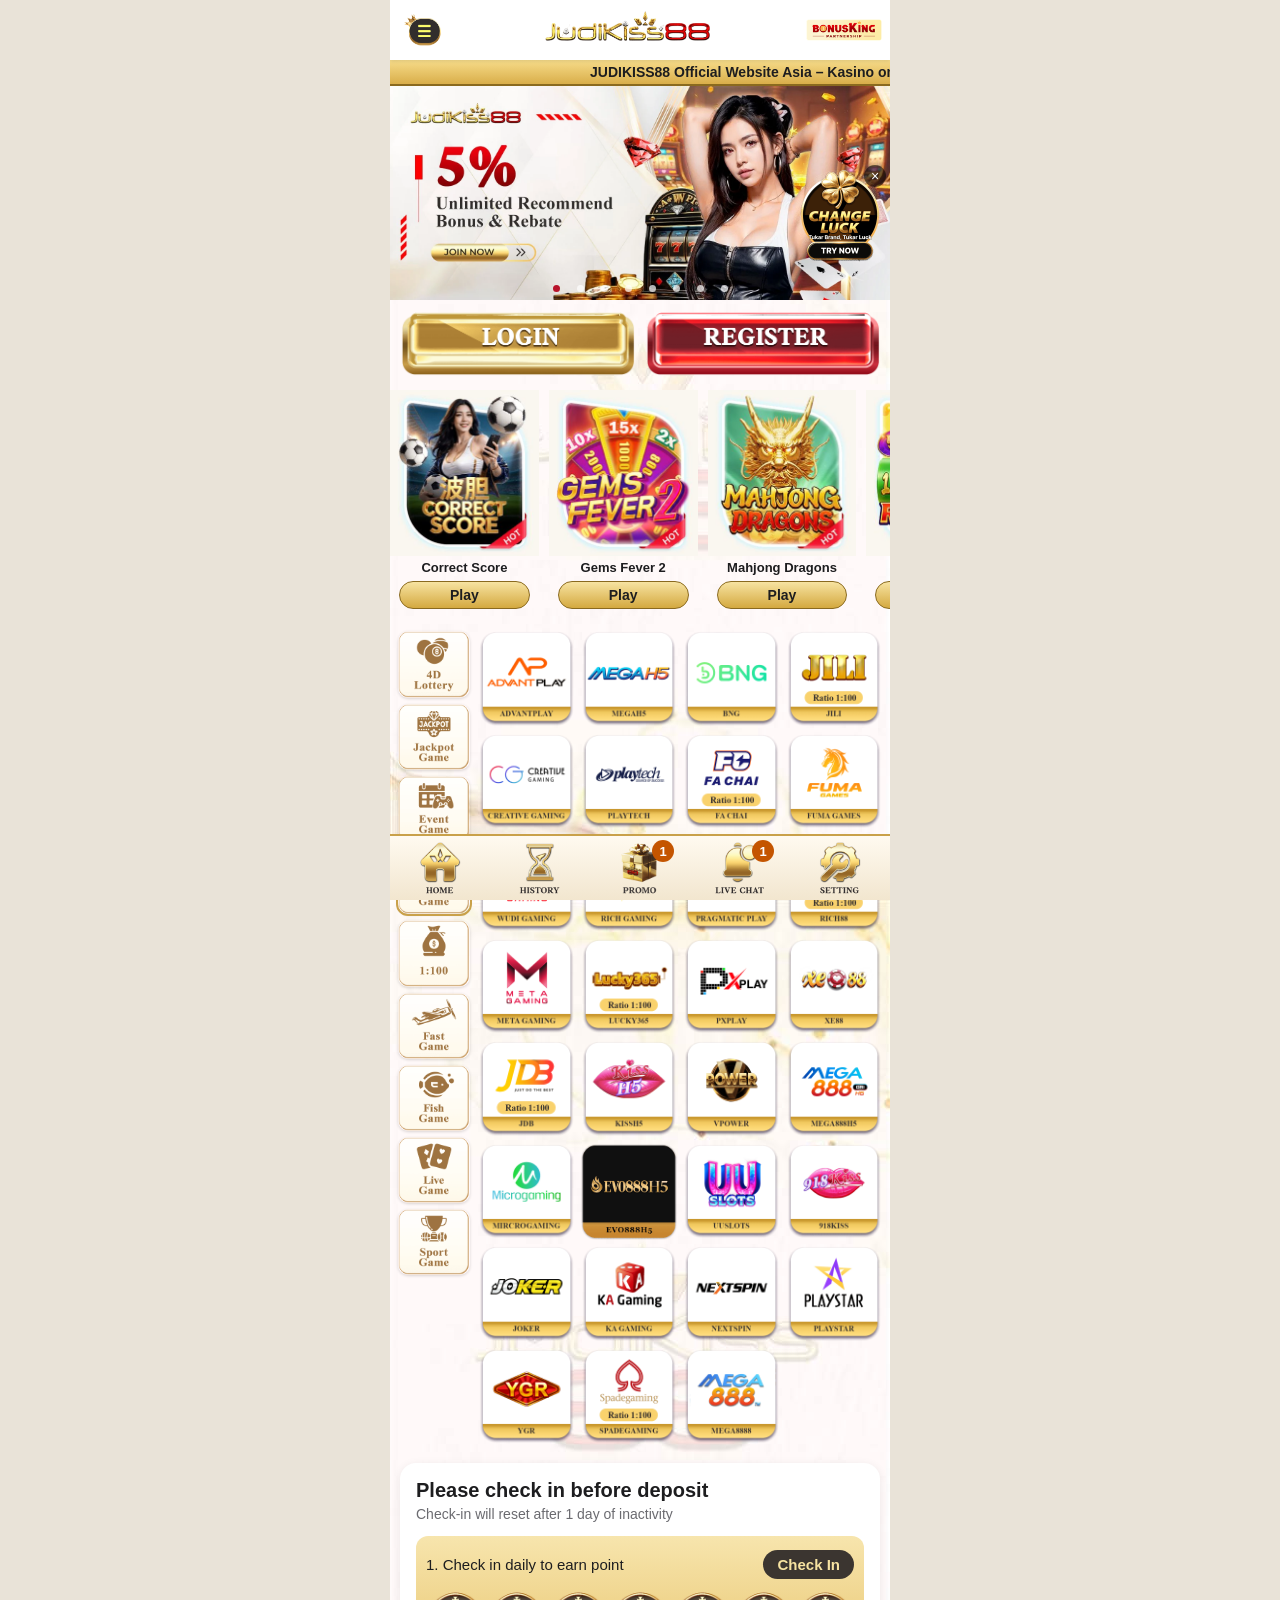
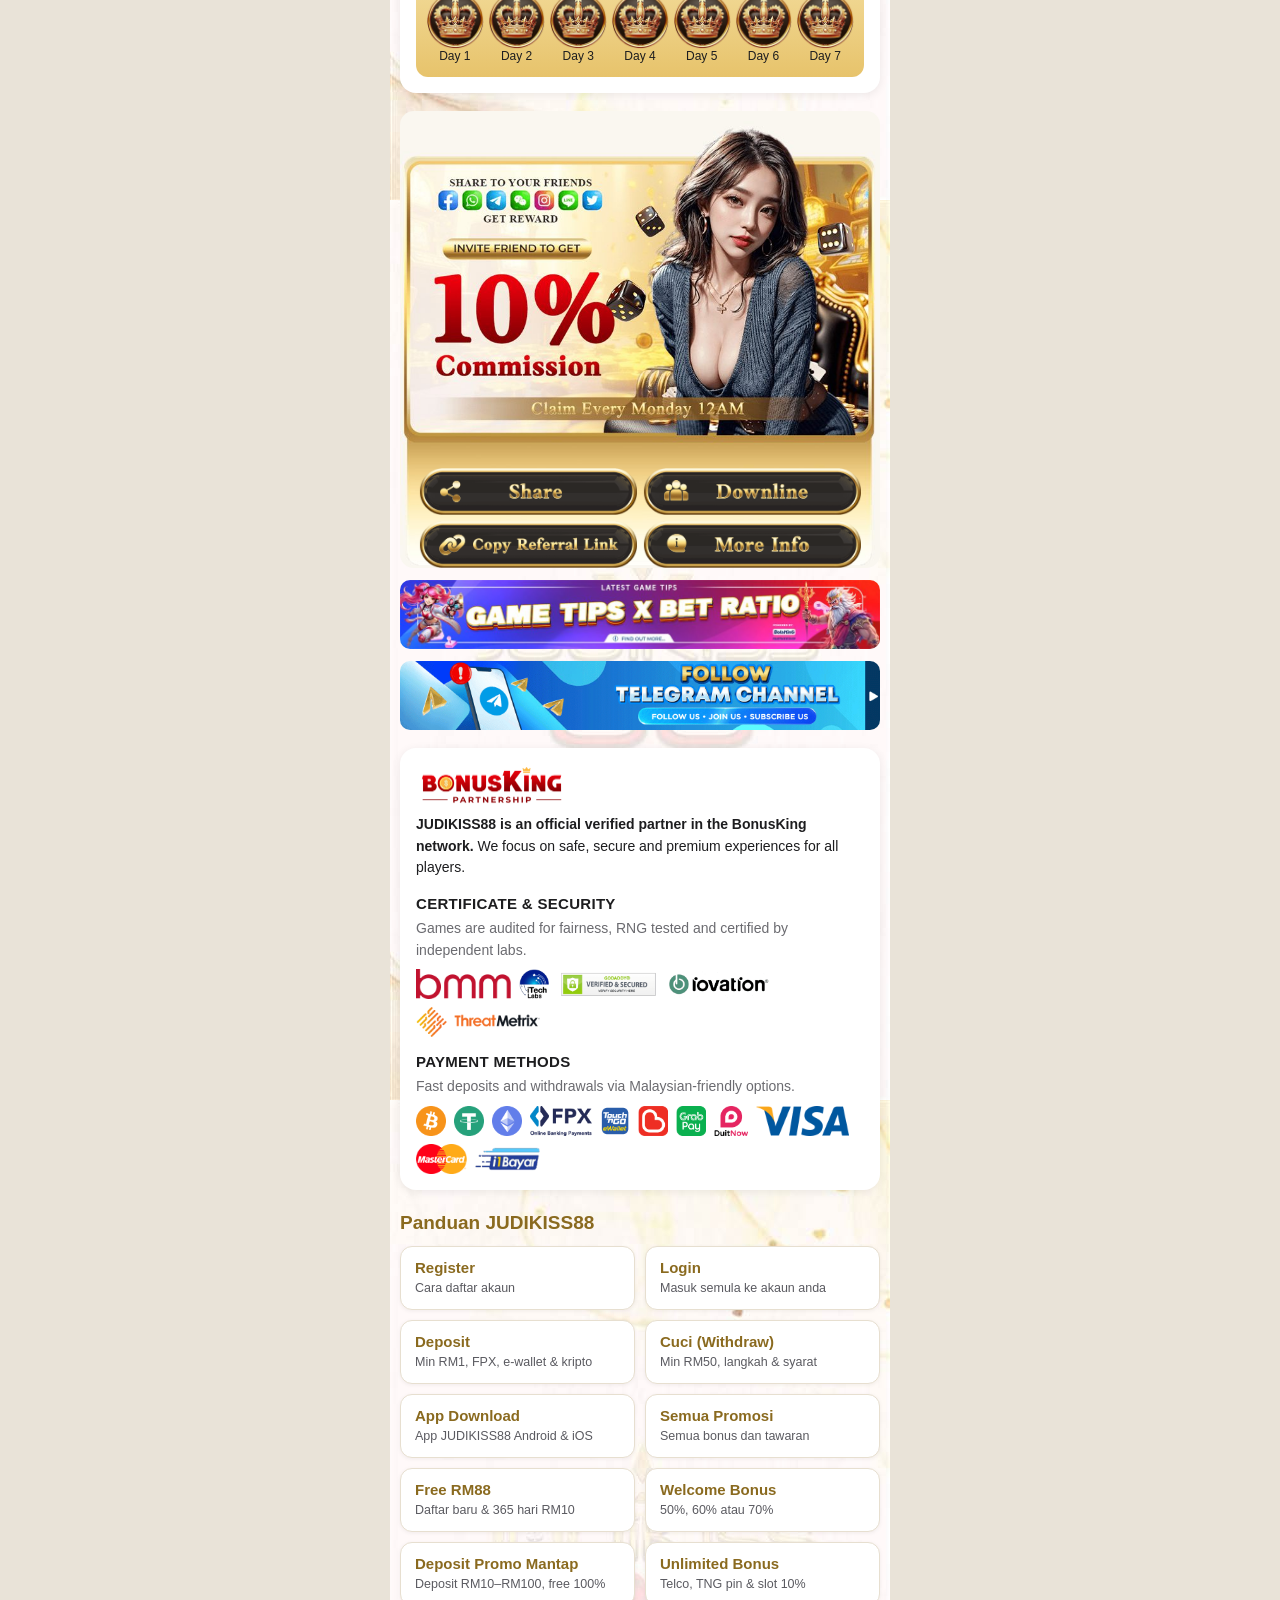
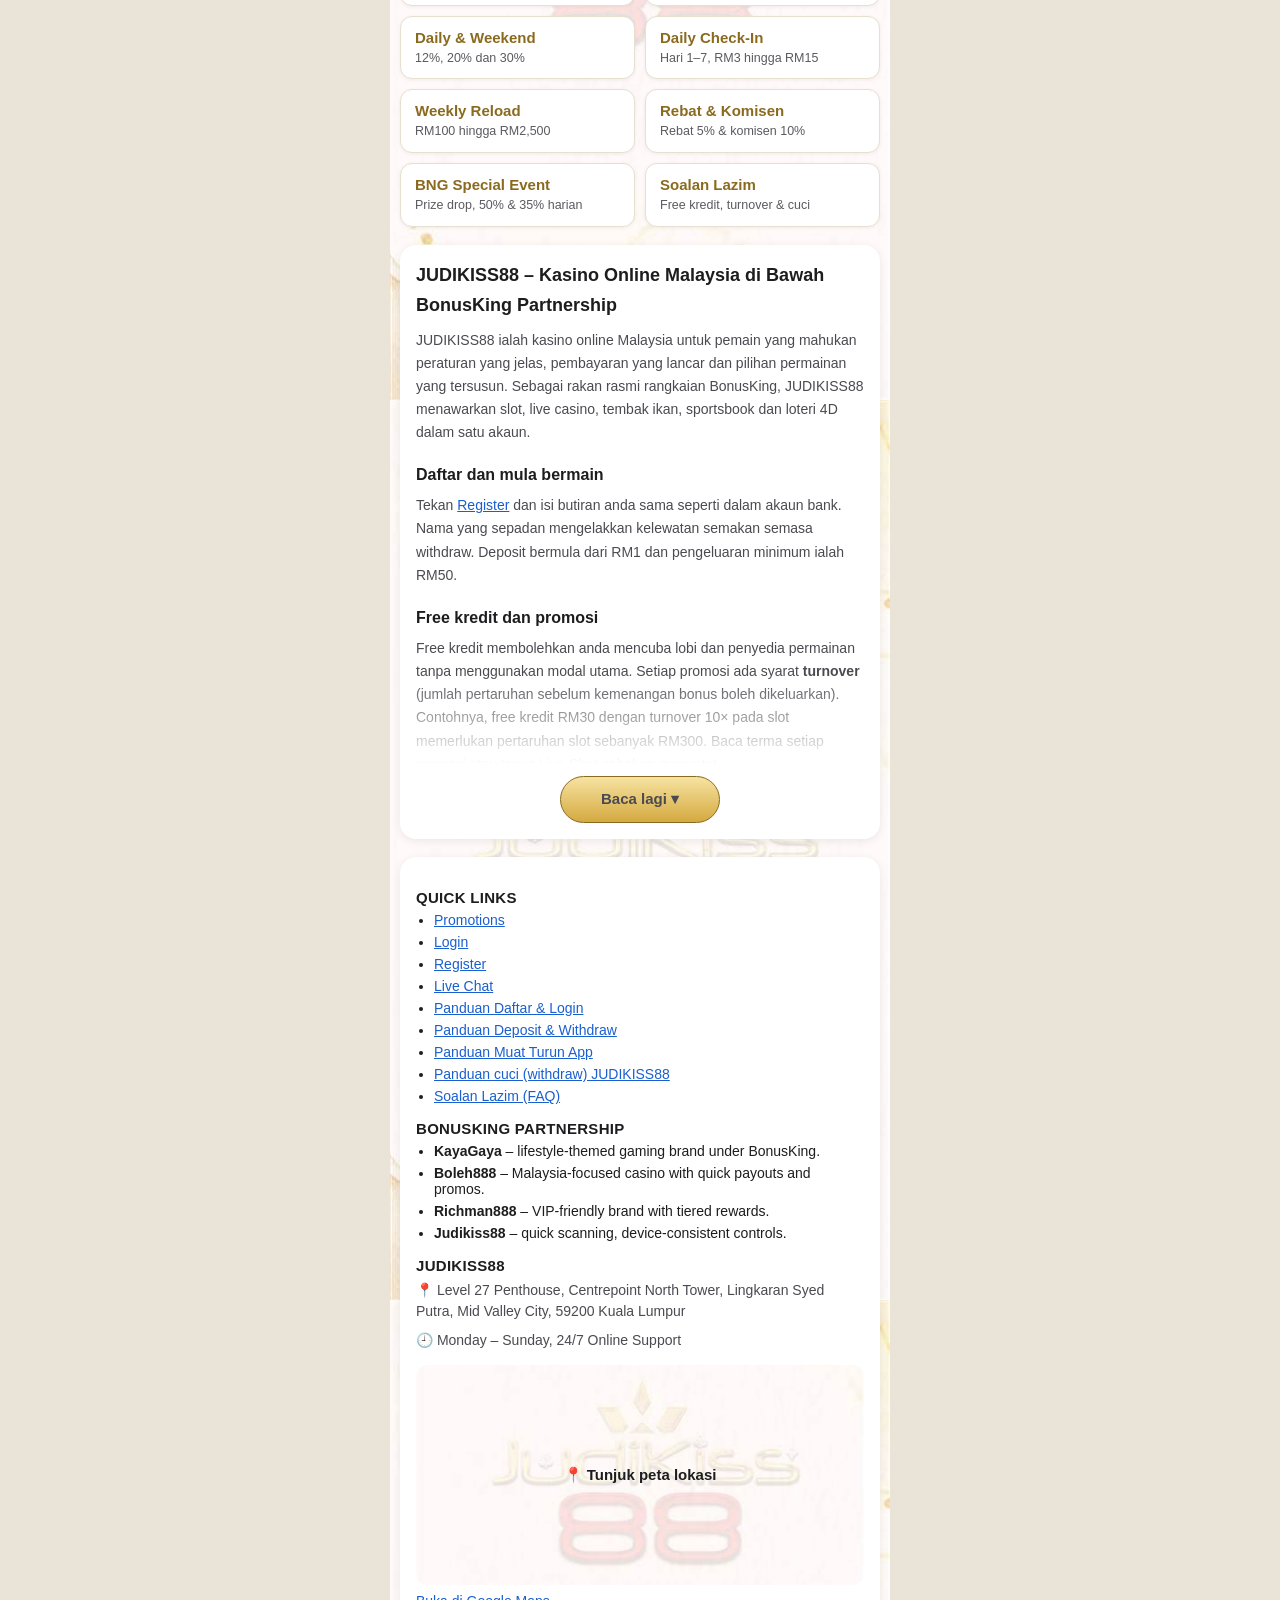
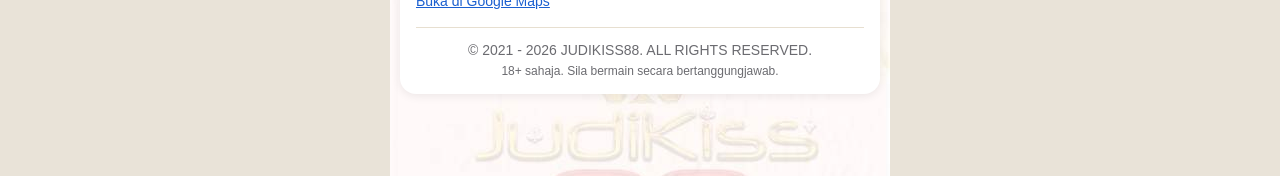
<file: index.html>
<!DOCTYPE html>
<html lang="ms">
<head>
  <meta charset="UTF-8">
  <meta name="viewport" content="width=device-width, initial-scale=1, viewport-fit=cover">
  <title>JUDIKISS88 – Kasino Online Malaysia | Slot, Live Casino &amp; Free Kredit</title>
  <meta name="description" content="JUDIKISS88 kasino online Malaysia rakan rasmi BonusKing: slot, live casino, tembak ikan dan 4D. Deposit dari RM1 melalui FPX, Touch n Go, Boost dan GrabPay, withdraw dari RM50.">
  <meta name="robots" content="index, follow">
  <meta name="google-site-verification" content="Z2TEKzkiw3NmPimrbAgvPUHSnWCHJuz3Ey4zqpErrlU">
  <link rel="canonical" href="https://www.judikiss.live/">
  <meta property="og:type" content="website">
  <meta property="og:site_name" content="JUDIKISS88">
  <meta property="og:title" content="JUDIKISS88 – Kasino Online Malaysia | Slot, Live Casino &amp; Free Kredit">
  <meta property="og:description" content="Slot, live casino, tembak ikan dan 4D. Deposit dari RM1, withdraw dari RM50.">
  <meta property="og:url" content="https://www.judikiss.live/">
  <meta property="og:image" content="https://www.judikiss.live/assets/banners/banner-7.webp">
  <link rel="icon" href="assets/ui/logo.png">
  <meta name="theme-color" content="#ffffff">
  <link rel="preload" as="image" href="assets/banners/banner-7.webp" fetchpriority="high">
  <link rel="stylesheet" href="styles.css">
</head>
<body>
  <main class="app">

    <header class="topbar">
      <a class="menu-btn" data-link="register" aria-label="Menu"><img src="assets/ui/menu.png" alt="" width="321" height="225"></a>
      <a class="logo" href="./"><img src="assets/ui/logo.png" alt="JUDIKISS88" width="661" height="150"></a>
      <a class="partner" data-link="partnership"><img src="assets/ui/partner.png" alt="BonusKing Partnership" width="240" height="71"></a>
    </header>

    <div class="marquee" aria-label="Pengumuman"><span>JUDIKISS88 Official Website Asia – Kasino online Malaysia yang dipercayai. Nikmati bonus selamat datang dan promosi, live casino, slot dan sportsbook dengan pilihan permainan yang lengkap, keselamatan terbaik dan khidmat pelanggan 24 jam.</span></div>

    <section class="carousel" aria-label="Promosi">
      <!-- First banner is written here (not only by script.js) so it appears
           with the first paint and the page below it never jumps. -->
      <div class="carousel-track" id="carouselTrack"><a class="slide" href="https://ppg668.cyou/register.php?r=BMMTH"><img src="assets/banners/banner-7.webp" alt="Promosi JUDIKISS88 1" width="1400" height="600" fetchpriority="high"></a></div>
      <div class="carousel-dots" id="carouselDots"></div>
    </section>

    <div class="auth-row">
      <a class="img-btn" data-link="login"><img src="assets/ui/btn-login.png" alt="Login" width="1000" height="270"></a>
      <a class="img-btn" data-link="register"><img src="assets/ui/btn-register.png" alt="Register" width="1000" height="270"></a>
    </div>

    <section class="block">
      <h2 class="sr-only">Game Popular</h2>
      <div class="hscroll" id="hotGames"><a class="hot" href="https://ppg668.cyou/register.php?r=BMMTH">
      <img src="assets/hot/hot-1.jpg" alt="Correct Score" width="300" height="335" loading="lazy">
      <span class="hot-name">Correct Score</span>
      <span class="play">Play</span>
    </a>
    <a class="hot" href="https://ppg668.cyou/register.php?r=BMMTH">
      <img src="assets/hot/hot-2.jpg" alt="Gems Fever 2" width="300" height="335" loading="lazy">
      <span class="hot-name">Gems Fever 2</span>
      <span class="play">Play</span>
    </a>
    <a class="hot" href="https://ppg668.cyou/register.php?r=BMMTH">
      <img src="assets/hot/hot-3.jpg" alt="Mahjong Dragons" width="300" height="335" loading="lazy">
      <span class="hot-name">Mahjong Dragons</span>
      <span class="play">Play</span>
    </a>
    <a class="hot" href="https://ppg668.cyou/register.php?r=BMMTH">
      <img src="assets/hot/hot-4.jpg" alt="Rich Coming" width="300" height="335" loading="lazy">
      <span class="hot-name">Rich Coming</span>
      <span class="play">Play</span>
    </a>
    <a class="hot" href="https://ppg668.cyou/register.php?r=BMMTH">
      <img src="assets/hot/hot-5.jpg" alt="DJ Boom Boom" width="300" height="335" loading="lazy">
      <span class="hot-name">DJ Boom Boom</span>
      <span class="play">Play</span>
    </a>
    <a class="hot" href="https://ppg668.cyou/register.php?r=BMMTH">
      <img src="assets/hot/hot-6.jpg" alt="Dragon Chi's Quest" width="300" height="335" loading="lazy">
      <span class="hot-name">Dragon Chi's Quest</span>
      <span class="play">Play</span>
    </a>
    <a class="hot" href="https://ppg668.cyou/register.php?r=BMMTH">
      <img src="assets/hot/hot-7.jpg" alt="Maya Elemental Totem" width="300" height="335" loading="lazy">
      <span class="hot-name">Maya Elemental Totem</span>
      <span class="play">Play</span>
    </a>
    <a class="hot" href="https://ppg668.cyou/register.php?r=BMMTH">
      <img src="assets/hot/hot-8.jpg" alt="Aztec 2 Bonus Hunt" width="300" height="335" loading="lazy">
      <span class="hot-name">Aztec 2 Bonus Hunt</span>
      <span class="play">Play</span>
    </a></div>
    </section>

    <section class="providers" aria-label="Penyedia permainan">
      <div class="cat-list" id="categories"><a class="cat" href="https://ppg668.cyou/register.php?r=BMMTH"><img src="assets/cat/cat-1.png" alt="4D Lottery" width="160" height="147" loading="lazy"></a><a class="cat" href="https://ppg668.cyou/register.php?r=BMMTH"><img src="assets/cat/cat-2.png" alt="Jackpot Game" width="160" height="147" loading="lazy"></a><a class="cat" href="https://ppg668.cyou/register.php?r=BMMTH"><img src="assets/cat/cat-3.png" alt="Event Game" width="160" height="147" loading="lazy"></a><a class="cat on" href="https://ppg668.cyou/register.php?r=BMMTH"><img src="assets/cat/cat-4.png" alt="Slot Game" width="160" height="147" loading="lazy"></a><a class="cat" href="https://ppg668.cyou/register.php?r=BMMTH"><img src="assets/cat/cat-5.png" alt="1:100" width="160" height="147" loading="lazy"></a><a class="cat" href="https://ppg668.cyou/register.php?r=BMMTH"><img src="assets/cat/cat-6.png" alt="Fast Game" width="160" height="147" loading="lazy"></a><a class="cat" href="https://ppg668.cyou/register.php?r=BMMTH"><img src="assets/cat/cat-7.png" alt="Fish Game" width="160" height="147" loading="lazy"></a><a class="cat" href="https://ppg668.cyou/register.php?r=BMMTH"><img src="assets/cat/cat-8.png" alt="Live Game" width="160" height="147" loading="lazy"></a><a class="cat" href="https://ppg668.cyou/register.php?r=BMMTH"><img src="assets/cat/cat-9.png" alt="Sport Game" width="160" height="147" loading="lazy"></a></div>
      <div class="prov-grid" id="providers"><a class="prov" href="https://ppg668.cyou/register.php?r=BMMTH"><img src="assets/slots/advp.png" alt="AdvantPlay" width="200" height="200" loading="lazy"></a><a class="prov" href="https://ppg668.cyou/register.php?r=BMMTH"><img src="assets/slots/mg888h5.png" alt="Mega H5" width="200" height="200" loading="lazy"></a><a class="prov" href="https://ppg668.cyou/register.php?r=BMMTH"><img src="assets/slots/bng.png" alt="BNG" width="200" height="200" loading="lazy"></a><a class="prov" href="https://ppg668.cyou/register.php?r=BMMTH"><img src="assets/slots/jili.png" alt="JILI" width="200" height="200" loading="lazy"></a><a class="prov" href="https://ppg668.cyou/register.php?r=BMMTH"><img src="assets/slots/cg.png" alt="Creative Gaming" width="200" height="200" loading="lazy"></a><a class="prov" href="https://ppg668.cyou/register.php?r=BMMTH"><img src="assets/slots/pt3-1.png" alt="Playtech" width="200" height="200" loading="lazy"></a><a class="prov" href="https://ppg668.cyou/register.php?r=BMMTH"><img src="assets/slots/fc.png" alt="Fa Chai" width="200" height="200" loading="lazy"></a><a class="prov" href="https://ppg668.cyou/register.php?r=BMMTH"><img src="assets/slots/fuma.png" alt="Fuma Games" width="200" height="200" loading="lazy"></a><a class="prov" href="https://ppg668.cyou/register.php?r=BMMTH"><img src="assets/slots/wudi.png" alt="Wudi Gaming" width="200" height="200" loading="lazy"></a><a class="prov" href="https://ppg668.cyou/register.php?r=BMMTH"><img src="assets/slots/rg.png" alt="Rich Gaming" width="200" height="200" loading="lazy"></a><a class="prov" href="https://ppg668.cyou/register.php?r=BMMTH"><img src="assets/slots/pp-1.png" alt="Pragmatic Play" width="200" height="200" loading="lazy"></a><a class="prov" href="https://ppg668.cyou/register.php?r=BMMTH"><img src="assets/slots/rich88.png" alt="Rich88" width="200" height="200" loading="lazy"></a><a class="prov" href="https://ppg668.cyou/register.php?r=BMMTH"><img src="assets/slots/meta.png" alt="Meta Gaming" width="200" height="200" loading="lazy"></a><a class="prov" href="https://ppg668.cyou/register.php?r=BMMTH"><img src="assets/slots/lucky365.png" alt="Lucky365" width="200" height="200" loading="lazy"></a><a class="prov" href="https://ppg668.cyou/register.php?r=BMMTH"><img src="assets/slots/pxplay.png" alt="PXPlay" width="200" height="200" loading="lazy"></a><a class="prov" href="https://ppg668.cyou/register.php?r=BMMTH"><img src="assets/slots/xe88.png" alt="XE88" width="200" height="200" loading="lazy"></a><a class="prov" href="https://ppg668.cyou/register.php?r=BMMTH"><img src="assets/slots/jdb-1.png" alt="JDB" width="200" height="200" loading="lazy"></a><a class="prov" href="https://ppg668.cyou/register.php?r=BMMTH"><img src="assets/slots/kissh5.png" alt="Kiss H5" width="200" height="200" loading="lazy"></a><a class="prov" href="https://ppg668.cyou/register.php?r=BMMTH"><img src="assets/slots/vp.png" alt="VPower" width="200" height="200" loading="lazy"></a><a class="prov" href="https://ppg668.cyou/register.php?r=BMMTH"><img src="assets/slots/m2h5.png" alt="Mega888 H5" width="200" height="200" loading="lazy"></a><a class="prov" href="https://ppg668.cyou/register.php?r=BMMTH"><img src="assets/slots/mg.png" alt="Microgaming" width="200" height="200" loading="lazy"></a><a class="prov" href="https://ppg668.cyou/register.php?r=BMMTH"><img src="assets/slots/evo888h5.png" alt="EVO888 H5" width="200" height="200" loading="lazy"></a><a class="prov" href="https://ppg668.cyou/register.php?r=BMMTH"><img src="assets/slots/uus.png" alt="UU Slots" width="200" height="200" loading="lazy"></a><a class="prov" href="https://ppg668.cyou/register.php?r=BMMTH"><img src="assets/slots/kiss918.png" alt="918Kiss" width="200" height="200" loading="lazy"></a><a class="prov" href="https://ppg668.cyou/register.php?r=BMMTH"><img src="assets/slots/joker.png" alt="Joker" width="200" height="200" loading="lazy"></a><a class="prov" href="https://ppg668.cyou/register.php?r=BMMTH"><img src="assets/slots/ka.png" alt="KA Gaming" width="200" height="200" loading="lazy"></a><a class="prov" href="https://ppg668.cyou/register.php?r=BMMTH"><img src="assets/slots/ns.png" alt="NextSpin" width="200" height="200" loading="lazy"></a><a class="prov" href="https://ppg668.cyou/register.php?r=BMMTH"><img src="assets/slots/playstar.png" alt="PlayStar" width="200" height="200" loading="lazy"></a><a class="prov" href="https://ppg668.cyou/register.php?r=BMMTH"><img src="assets/slots/ygr.png" alt="YGR" width="200" height="200" loading="lazy"></a><a class="prov" href="https://ppg668.cyou/register.php?r=BMMTH"><img src="assets/slots/spade.png" alt="Spadegaming" width="200" height="200" loading="lazy"></a><a class="prov" href="https://ppg668.cyou/register.php?r=BMMTH"><img src="assets/slots/mega-1.png" alt="Mega888" width="200" height="200" loading="lazy"></a></div>
    </section>

    <section class="checkin card">
      <h2>Please check in before deposit</h2>
      <p class="muted">Check-in will reset after 1 day of inactivity</p>
      <div class="checkin-box">
        <div class="checkin-head"><span>1. Check in daily to earn point</span><a class="checkin-btn" data-link="checkIn">Check In</a></div>
        <div class="crowns" id="crowns"><div class="crown"><img src="assets/ui/crown.png" alt="" width="120" height="120" loading="lazy"><span>Day 1</span></div><div class="crown"><img src="assets/ui/crown.png" alt="" width="120" height="120" loading="lazy"><span>Day 2</span></div><div class="crown"><img src="assets/ui/crown.png" alt="" width="120" height="120" loading="lazy"><span>Day 3</span></div><div class="crown"><img src="assets/ui/crown.png" alt="" width="120" height="120" loading="lazy"><span>Day 4</span></div><div class="crown"><img src="assets/ui/crown.png" alt="" width="120" height="120" loading="lazy"><span>Day 5</span></div><div class="crown"><img src="assets/ui/crown.png" alt="" width="120" height="120" loading="lazy"><span>Day 6</span></div><div class="crown"><img src="assets/ui/crown.png" alt="" width="120" height="120" loading="lazy"><span>Day 7</span></div></div>
      </div>
    </section>

    <section class="referral">
      <img src="assets/ui/refer.jpg" alt="Invite friend to get 10% commission, claim every Monday 12AM" width="760" height="724" loading="lazy">
      <div class="ref-actions">
        <button class="img-btn" id="shareBtn"><img src="assets/ui/ref-share.png" alt="Share" width="1000" height="217" loading="lazy"></button>
        <a class="img-btn" data-link="downline"><img src="assets/ui/ref-downline.png" alt="Downline" width="1000" height="217" loading="lazy"></a>
        <button class="img-btn" id="copyBtn"><img src="assets/ui/ref-copy.png" alt="Copy referral link" width="1000" height="217" loading="lazy"></button>
        <a class="img-btn" data-link="referralInfo"><img src="assets/ui/ref-more.png" alt="More info" width="1000" height="217" loading="lazy"></a>
      </div>
    </section>

    <a class="promo" data-link="gameTips"><img src="assets/ui/game-tips.jpg" alt="Game tips x bet ratio" width="1000" height="143" loading="lazy"></a>
    <a class="promo" data-link="telegram" target="_blank" rel="noopener"><img src="assets/still/telegram.jpg" data-anim="assets/ui/telegram.gif" alt="Follow JUDIKISS88 Telegram channel" width="1000" height="143" loading="lazy"></a>

    <section class="card trust">
      <img src="assets/ui/bonusking.png" alt="BonusKing Partnership" width="300" height="85" loading="lazy" class="bk">
      <p><b>JUDIKISS88 is an official verified partner in the BonusKing network.</b> We focus on safe, secure and premium experiences for all players.</p>
      <h3>CERTIFICATE &amp; SECURITY</h3>
      <p class="muted">Games are audited for fairness, RNG tested and certified by independent labs.</p>
      <div class="icons" id="certifications"><img src="assets/cert/cert1.png" alt="BMM Testlabs" width="95" height="30" loading="lazy"><img src="assets/cert/cert2.png" alt="iTech Labs" width="30" height="30" loading="lazy"><img src="assets/cert/cert3.png" alt="GoDaddy verified and secured" width="102" height="30" loading="lazy"><img src="assets/cert/cert4.png" alt="iovation" width="104" height="30" loading="lazy"><img src="assets/cert/cert5.png" alt="ThreatMetrix" width="124" height="30" loading="lazy"></div>
      <h3>PAYMENT METHODS</h3>
      <p class="muted">Fast deposits and withdrawals via Malaysian-friendly options.</p>
      <div class="icons" id="payments"><img src="assets/pay/bitcoin.png" alt="Bitcoin" width="30" height="30" loading="lazy"><img src="assets/pay/trx.png" alt="TRX" width="30" height="30" loading="lazy"><img src="assets/pay/ethereum.png" alt="Ethereum" width="30" height="30" loading="lazy"><img src="assets/pay/fpx.png" alt="FPX" width="62" height="30" loading="lazy"><img src="assets/pay/tng.png" alt="Touch 'n Go eWallet" width="30" height="30" loading="lazy"><img src="assets/pay/boost.png" alt="Boost" width="30" height="30" loading="lazy"><img src="assets/pay/grab.png" alt="GrabPay" width="30" height="30" loading="lazy"><img src="assets/pay/duitnow.png" alt="DuitNow" width="34" height="30" loading="lazy"><img src="assets/pay/visa.png" alt="Visa" width="93" height="30" loading="lazy"><img src="assets/pay/mastercard.png" alt="Mastercard" width="51" height="30" loading="lazy"><img src="assets/pay/ibayar.png" alt="iBayar" width="65" height="30" loading="lazy"></div>
    </section>

    <!-- Search-engine content, folded behind "Baca lagi" by collapse.js. -->
    <section class="guide-grid-wrap home-grid" aria-label="Panduan JUDIKISS88">
      <h2 class="guide-grid-title">Panduan JUDIKISS88</h2>
      <div class="guide-grid">
        <a href="register"><b>Register</b><span>Cara daftar akaun</span></a>
        <a href="register#login"><b>Login</b><span>Masuk semula ke akaun anda</span></a>
        <a href="deposit"><b>Deposit</b><span>Min RM1, FPX, e-wallet &amp; kripto</span></a>
        <a href="cuci"><b>Cuci (Withdraw)</b><span>Min RM50, langkah &amp; syarat</span></a>
        <a href="app-download"><b>App Download</b><span>App JUDIKISS88 Android &amp; iOS</span></a>
        <a href="promotions"><b>Semua Promosi</b><span>Semua bonus dan tawaran</span></a>
        <a href="promotions#free"><b>Free RM88</b><span>Daftar baru &amp; 365 hari RM10</span></a>
        <a href="promotions#welcome"><b>Welcome Bonus</b><span>50%, 60% atau 70%</span></a>
        <a href="promotions#deposit-promo"><b>Deposit Promo Mantap</b><span>Deposit RM10–RM100, free 100%</span></a>
        <a href="promotions#unlimited"><b>Unlimited Bonus</b><span>Telco, TNG pin &amp; slot 10%</span></a>
        <a href="promotions#daily"><b>Daily &amp; Weekend</b><span>12%, 20% dan 30%</span></a>
        <a href="promotions#checkin"><b>Daily Check-In</b><span>Hari 1–7, RM3 hingga RM15</span></a>
        <a href="promotions#reload"><b>Weekly Reload</b><span>RM100 hingga RM2,500</span></a>
        <a href="promotions#rebate"><b>Rebat &amp; Komisen</b><span>Rebat 5% &amp; komisen 10%</span></a>
        <a href="promotions#bng"><b>BNG Special Event</b><span>Prize drop, 50% &amp; 35% harian</span></a>
        <a href="faq"><b>Soalan Lazim</b><span>Free kredit, turnover &amp; cuci</span></a>
      </div>
    </section>
    <section class="card seo">
      <h1>JUDIKISS88 – Kasino Online Malaysia di Bawah BonusKing Partnership</h1>
      <p>JUDIKISS88 ialah kasino online Malaysia untuk pemain yang mahukan peraturan yang jelas, pembayaran yang lancar dan pilihan permainan yang tersusun. Sebagai rakan rasmi rangkaian BonusKing, JUDIKISS88 menawarkan slot, live casino, tembak ikan, sportsbook dan loteri 4D dalam satu akaun.</p>
      <div class="collapsible">
        <h2>Daftar dan mula bermain</h2>
        <p>Tekan <a data-link="register">Register</a> dan isi butiran anda sama seperti dalam akaun bank. Nama yang sepadan mengelakkan kelewatan semakan semasa withdraw. Deposit bermula dari RM1 dan pengeluaran minimum ialah RM50.</p>

        <h2>Free kredit dan promosi</h2>
        <p>Free kredit membolehkan anda mencuba lobi dan penyedia permainan tanpa menggunakan modal utama. Setiap promosi ada syarat <b>turnover</b> (jumlah pertaruhan sebelum kemenangan bonus boleh dikeluarkan). Contohnya, free kredit RM30 dengan turnover 10× pada slot memerlukan pertaruhan slot sebanyak RM300. Baca terma setiap promosi atau tanya <a data-link="liveChat">Live Chat</a> sebelum menuntut.</p>

        <h2>Slot online, live casino dan tembak ikan</h2>
        <p>Main slot daripada Pragmatic Play, JILI, Mega888 H5, Kiss H5, Playtech, Fa Chai, Joker dan banyak lagi, termasuk kategori slot 1:100. Untuk live casino, pilih baccarat atau roulette dengan taruhan tetap. Untuk tembak ikan, tetapkan bajet kecil bagi setiap pusingan.</p>

        <h2>Cuci (withdraw) dari RM50</h2>
        <p>Cuci ialah istilah tempatan untuk withdraw: cuci RM50 sama dengan withdraw RM50. Minimum cuci di JUDIKISS88 ialah RM50. Lihat <a href="cuci">panduan cara cuci JUDIKISS88</a> untuk langkah demi langkah.</p>

        <h2>Deposit dengan FPX, Touch n Go, Boost dan GrabPay</h2>
        <p>JUDIKISS88 menerima FPX, Touch 'n Go eWallet, Boost, GrabPay, DuitNow, kad Visa dan Mastercard, iBayar, serta mata wang kripto Bitcoin, TRX dan Ethereum. Gunakan kaedah yang sama untuk deposit dan withdraw supaya semakan lebih pantas.</p>

        <h2>Komisen referral 10%</h2>
        <p>Kongsi pautan referral anda dan dapatkan komisen 10%, dituntut setiap Isnin jam 12 tengah malam. Tekan Share atau Copy Referral Link untuk mula menjemput rakan.</p>

        <h2>Kasino online Malaysia dan judi online Malaysia</h2>
        <p>JUDIKISS88 menghimpunkan slot, live casino, taruhan sukan, tembak ikan dan loteri dalam satu akaun dan satu dompet, jadi anda tidak perlu mendaftar di banyak laman judi online Malaysia yang berasingan. Semua permainan boleh dimainkan di telefon atau komputer.</p>

        <h2>Live casino: baccarat, roulette dan poker</h2>
        <p>Kategori Live Game menawarkan baccarat, roulette dan permainan meja lain dengan dealer langsung. Pemain yang suka kemahiran boleh mencuba poker. Untuk sesi yang tenang, gunakan taruhan tetap dan tetapkan bilangan pusingan sebelum bermula.</p>

        <h2>Taruhan sukan, sukan maya dan loteri 4D</h2>
        <p>Buat taruhan online pada bola sepak dan sukan lain melalui kategori Sport Game, atau cuba sukan maya yang berlangsung sepanjang hari. Peminat nombor boleh bermain loteri 4D dan menjana nombor bertuah di halaman loteri.</p>

        <h2>Bonus selamat datang dan cashback</h2>
        <p>Lihat <a href="promotions">senarai penuh promosi JUDIKISS88</a>: free RM88, welcome bonus hingga 70%, daily check-in dan weekly reload.</p>
        <p>JUDIKISS88 menawarkan bonus selamat datang untuk ahli baharu, rebat dan cashback berkala, serta komisen referral 10%. Semak banner promosi untuk tawaran terkini dan baca syarat turnover setiap bonus sebelum menuntut.</p>

        <h2>Deposit RM10 atau RM1: mula dengan modal kecil</h2>
        <p>Deposit bermula dari RM1, jadi deposit RM10 sudah cukup untuk mencuba banyak slot. Lihat <a href="deposit">panduan deposit dan withdraw</a> untuk semua kaedah pembayaran.</p>

        <h2>Bermain secara bertanggungjawab</h2>
        <p>Tetapkan had masa dan bajet sebelum bermain, rehat seketika jika keputusan tidak memihak, dan jangan mengejar kekalahan. 18+ sahaja.</p>

        <h2>Soalan lazim</h2>
        <p>Lihat <a href="faq">semua soalan lazim JUDIKISS88</a> tentang free kredit, turnover dan withdraw.</p>
        <h3>Adakah JUDIKISS88 kasino online yang dipercayai di Malaysia?</h3>
        <p>JUDIKISS88 ialah rakan rasmi yang disahkan dalam rangkaian BonusKing, dengan permainan yang diaudit oleh makmal bebas seperti BMM Testlabs dan iTech Labs.</p>
        <h3>Berapakah deposit dan withdraw minimum?</h3>
        <p>Deposit minimum ialah RM1 dan withdraw minimum ialah RM50.</p>
        <h3>Bagaimana cara menuntut free kredit?</h3>
        <p>Daftar akaun, kemudian hubungi Live Chat dan nyatakan promosi yang anda mahu. Pastikan anda memahami syarat turnover sebelum bermain.</p>
        <h3>Bagaimana cara menghubungi khidmat pelanggan?</h3>
        <p>Melalui Live Chat yang dibuka 24 jam sehari, 7 hari seminggu.</p>
      </div>
    </section>

    <footer class="card contact">
      <h3>Quick Links</h3>
      <ul class="quick">
        <li><a data-link="promo">Promotions</a></li>
        <li><a data-link="login">Login</a></li>
        <li><a data-link="register">Register</a></li>
        <li><a data-link="liveChat">Live Chat</a></li>
        <li><a href="register">Panduan Daftar &amp; Login</a></li>
        <li><a href="deposit">Panduan Deposit &amp; Withdraw</a></li>
        <li><a href="app-download">Panduan Muat Turun App</a></li>
        <li><a href="cuci">Panduan cuci (withdraw) JUDIKISS88</a></li>
        <li><a href="faq">Soalan Lazim (FAQ)</a></li>
      </ul>

      <h3>BonusKing Partnership</h3>
      <ul class="quick">
        <li><b>KayaGaya</b> – lifestyle-themed gaming brand under BonusKing.</li>
        <li><b>Boleh888</b> – Malaysia-focused casino with quick payouts and promos.</li>
        <li><b>Richman888</b> – VIP-friendly brand with tiered rewards.</li>
        <li><b>Judikiss88</b> – quick scanning, device-consistent controls.</li>
      </ul>


      <h3>JUDIKISS88</h3>
      <ul class="info">
        <li>📍 Level 27 Penthouse, Centrepoint North Tower, Lingkaran Syed Putra, Mid Valley City, 59200 Kuala Lumpur</li>
        <li>🕘 Monday – Sunday, 24/7 Online Support</li>
      </ul>
      <!-- The Google Map loads only when tapped: embedding it directly adds
           third-party scripts and cookies that slow the page and lower its score. -->
      <button type="button" class="map map-btn" id="mapBtn" data-src="https://www.google.com/maps?q=Centrepoint+North+Tower,+Mid+Valley+City,+Kuala+Lumpur&amp;output=embed">📍 Tunjuk peta lokasi</button>
      <a class="map-link" href="https://www.google.com/maps/search/?api=1&amp;query=Centrepoint+North+Tower+Mid+Valley+City+Kuala+Lumpur" target="_blank" rel="noopener">Buka di Google Maps</a>
      <p class="copyright">© 2021 - 2026 JUDIKISS88. ALL RIGHTS RESERVED.</p>
      <p class="footer-note">18+ sahaja. Sila bermain secara bertanggungjawab.</p>
    </footer>
  </main>

  <div class="change-luck" id="changeLuck">
    <a data-link="changeLuck"><img src="assets/still/change-luck.png" data-anim="assets/ui/change-luck.gif" alt="Change Luck – try now" width="220" height="220"></a>
    <button type="button" class="close" id="changeLuckClose" aria-label="Hide Change Luck">×</button>
  </div>

  <nav class="bottom-nav">
    <a href="./"><img src="assets/nav/nav1.png" alt="Home" width="160" height="160"></a>
    <a data-link="history"><img src="assets/nav/nav2.png" alt="History" width="160" height="160"></a>
    <a data-link="promo"><img src="assets/nav/nav3.png" alt="Promo" width="160" height="160"><b class="badge">1</b></a>
    <a data-link="liveChat"><img src="assets/nav/nav4.png" alt="Live chat" width="160" height="160"><b class="badge">1</b></a>
    <a data-link="settings"><img src="assets/nav/nav5.png" alt="Setting" width="160" height="160"></a>
  </nav>

  <div class="toast" id="toast" role="status"></div>

  <script src="config.js"></script>
  <script src="script.js"></script>
  <script src="collapse.js"></script>
  <script src="animate.js"></script>
</body>
</html>
</file>
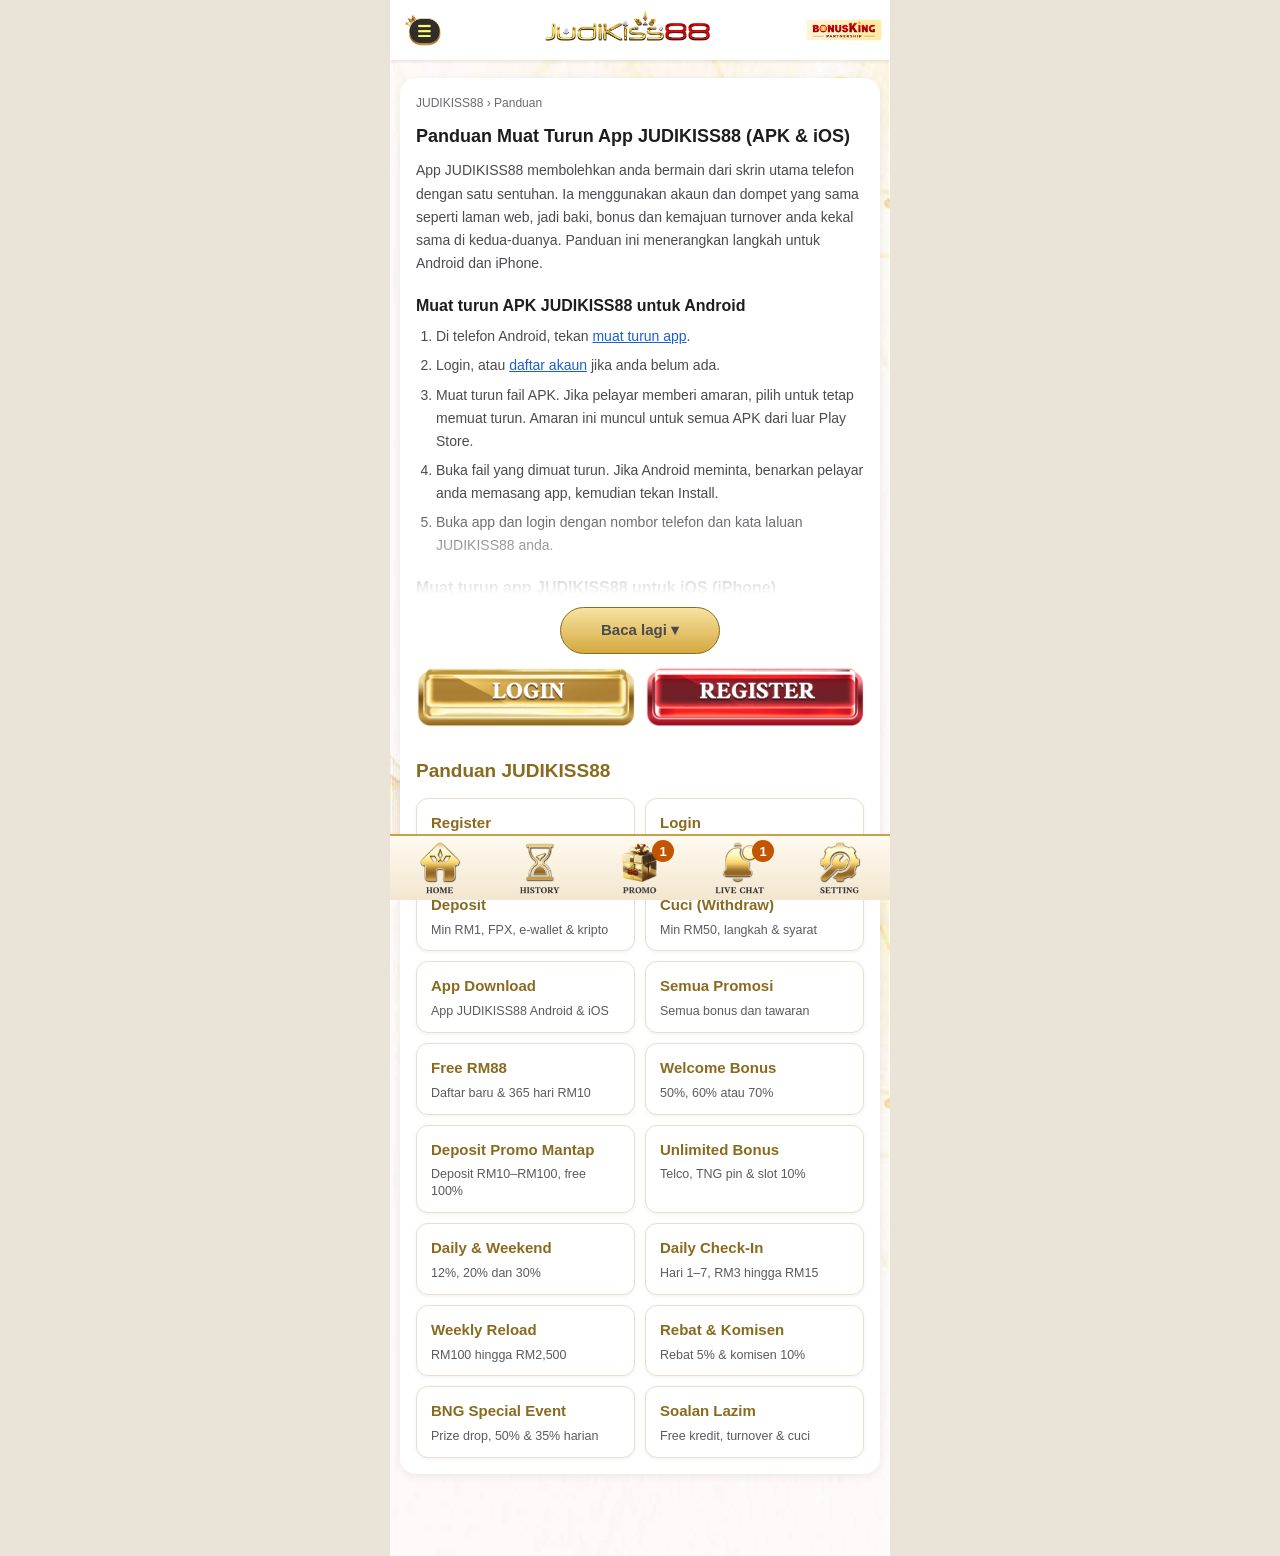
<file: app-download.html>
<!DOCTYPE html>
<html lang="ms">
<head>
  <meta charset="UTF-8">
  <meta name="viewport" content="width=device-width, initial-scale=1, viewport-fit=cover">
  <title>Muat Turun App JUDIKISS88 – APK Android &amp; iOS</title>
  <meta name="description" content="Cara muat turun dan pasang app JUDIKISS88 di Android (APK) dan iPhone, termasuk game H5 tanpa muat turun dan cara atasi masalah pemasangan.">
  <meta name="robots" content="index, follow">
  <link rel="canonical" href="https://www.judikiss.live/app-download">
  <meta property="og:type" content="article">
  <meta property="og:site_name" content="JUDIKISS88">
  <meta property="og:title" content="Muat Turun App JUDIKISS88 – APK Android &amp; iOS">
  <meta property="og:description" content="Cara muat turun dan pasang app JUDIKISS88 di Android (APK) dan iPhone, termasuk game H5 tanpa muat turun dan cara atasi masalah pemasangan.">
  <meta property="og:url" content="https://www.judikiss.live/app-download">
  <meta property="og:image" content="https://www.judikiss.live/assets/banners/banner-7.webp">
  <link rel="icon" href="assets/ui/logo.png">
  <meta name="theme-color" content="#ffffff">
  <link rel="stylesheet" href="styles.css">
</head>
<body>
  <main class="app">

    <header class="topbar">
      <a class="menu-btn" data-link="register" aria-label="Menu"><img src="assets/ui/menu.png" alt="" width="321" height="225"></a>
      <a class="logo" href="./"><img src="assets/ui/logo.png" alt="JUDIKISS88" width="661" height="150"></a>
      <a class="partner" data-link="partnership"><img src="assets/ui/partner.png" alt="BonusKing Partnership" width="240" height="71"></a>
    </header>

    <article class="card seo faq-page guide">
      <p class="crumbs"><a href="./">JUDIKISS88</a> &rsaquo; Panduan</p>
      <h1>Panduan Muat Turun App JUDIKISS88 (APK &amp; iOS)</h1>
      <p>App JUDIKISS88 membolehkan anda bermain dari skrin utama telefon dengan satu sentuhan. Ia menggunakan akaun dan dompet yang sama seperti laman web, jadi baki, bonus dan kemajuan turnover anda kekal sama di kedua-duanya. Panduan ini menerangkan langkah untuk Android dan iPhone.</p>
      <div class="collapsible">

      <h2>Muat turun APK JUDIKISS88 untuk Android</h2>
      <ol>
        <li>Di telefon Android, tekan <a data-link="register">muat turun app</a>.</li>
        <li>Login, atau <a href="register">daftar akaun</a> jika anda belum ada.</li>
        <li>Muat turun fail APK. Jika pelayar memberi amaran, pilih untuk tetap memuat turun. Amaran ini muncul untuk semua APK dari luar Play Store.</li>
        <li>Buka fail yang dimuat turun. Jika Android meminta, benarkan pelayar anda memasang app, kemudian tekan Install.</li>
        <li>Buka app dan login dengan nombor telefon dan kata laluan JUDIKISS88 anda.</li>
      </ol>

      <h2>Muat turun app JUDIKISS88 untuk iOS (iPhone)</h2>
      <ol>
        <li>Di iPhone, buka pautan <a data-link="register">muat turun app</a> dalam Safari.</li>
        <li>Login, atau <a href="register">daftar akaun</a> jika anda belum ada.</li>
        <li>Tekan pilihan pemasangan iOS dan sahkan apabila diminta.</li>
        <li>Jika app memaparkan mesej "Untrusted Developer", pergi ke Settings &rsaquo; General &rsaquo; VPN &amp; Device Management, tekan nama pembangun dan pilih Trust.</li>
        <li>Buka app dan login dengan akaun JUDIKISS88 anda.</li>
      </ol>

      <h2>Main tanpa muat turun</h2>
      <p>Anda juga boleh bermain terus dalam pelayar. Game H5 seperti Mega H5, Mega888 H5, Kiss H5 dan EVO888 H5 dibuka tanpa memasang app dan tidak menggunakan banyak ruang storan.</p>

      <h2>Masalah muat turun app</h2>
      <ul>
        <li><b>Muat turun tidak bermula.</b> Gunakan Chrome di Android atau Safari di iPhone, dan pastikan sambungan internet stabil.</li>
        <li><b>"App not installed".</b> Padam versi lama app JUDIKISS88 dahulu, kemudian pasang semula.</li>
        <li><b>Ruang storan tidak cukup.</b> Kosongkan sedikit ruang dan cuba lagi.</li>
        <li><b>Tidak boleh login.</b> Gunakan nombor telefon dan kata laluan yang sama seperti di laman web.</li>
        <li><b>Masalah lain.</b> Hubungi <a data-link="liveChat">Live Chat</a>.</li>
      </ul>

      <h2>Muat turun dengan selamat</h2>
      <p>Muat turun app JUDIKISS88 hanya dari pautan rasmi. Fail yang dikongsi dalam kumpulan chat mungkin telah diubah suai. App ini tidak pernah memerlukan kata laluan bank atau PIN e-wallet anda.</p>
      </div>

      <div class="auth-row">
        <a class="img-btn" data-link="login"><img src="assets/ui/btn-login.png" alt="Login" width="1000" height="270"></a>
        <a class="img-btn" data-link="register"><img src="assets/ui/btn-register.png" alt="Register" width="1000" height="270"></a>
      </div>

      <section class="guide-grid-wrap" aria-label="Panduan JUDIKISS88">
        <h2 class="guide-grid-title">Panduan JUDIKISS88</h2>
        <div class="guide-grid">
          <a href="register"><b>Register</b><span>Cara daftar akaun</span></a>
          <a href="register#login"><b>Login</b><span>Masuk semula ke akaun anda</span></a>
          <a href="deposit"><b>Deposit</b><span>Min RM1, FPX, e-wallet &amp; kripto</span></a>
          <a href="cuci"><b>Cuci (Withdraw)</b><span>Min RM50, langkah &amp; syarat</span></a>
          <a href="app-download"><b>App Download</b><span>App JUDIKISS88 Android &amp; iOS</span></a>
          <a href="promotions"><b>Semua Promosi</b><span>Semua bonus dan tawaran</span></a>
          <a href="promotions#free"><b>Free RM88</b><span>Daftar baru &amp; 365 hari RM10</span></a>
          <a href="promotions#welcome"><b>Welcome Bonus</b><span>50%, 60% atau 70%</span></a>
          <a href="promotions#deposit-promo"><b>Deposit Promo Mantap</b><span>Deposit RM10–RM100, free 100%</span></a>
          <a href="promotions#unlimited"><b>Unlimited Bonus</b><span>Telco, TNG pin &amp; slot 10%</span></a>
          <a href="promotions#daily"><b>Daily &amp; Weekend</b><span>12%, 20% dan 30%</span></a>
          <a href="promotions#checkin"><b>Daily Check-In</b><span>Hari 1–7, RM3 hingga RM15</span></a>
          <a href="promotions#reload"><b>Weekly Reload</b><span>RM100 hingga RM2,500</span></a>
          <a href="promotions#rebate"><b>Rebat &amp; Komisen</b><span>Rebat 5% &amp; komisen 10%</span></a>
          <a href="promotions#bng"><b>BNG Special Event</b><span>Prize drop, 50% &amp; 35% harian</span></a>
          <a href="faq"><b>Soalan Lazim</b><span>Free kredit, turnover &amp; cuci</span></a>
        </div>
      </section>
    </article>
  </main>

  <nav class="bottom-nav">
    <a href="./"><img src="assets/nav/nav1.png" alt="Home" width="160" height="160"></a>
    <a data-link="history"><img src="assets/nav/nav2.png" alt="History" width="160" height="160"></a>
    <a data-link="promo"><img src="assets/nav/nav3.png" alt="Promo" width="160" height="160"><b class="badge">1</b></a>
    <a data-link="liveChat"><img src="assets/nav/nav4.png" alt="Live chat" width="160" height="160"><b class="badge">1</b></a>
    <a data-link="settings"><img src="assets/nav/nav5.png" alt="Setting" width="160" height="160"></a>
  </nav>

  <script src="config.js"></script>
  <script src="guide.js"></script>
  <script src="collapse.js"></script>
</body>
</html>
</file>
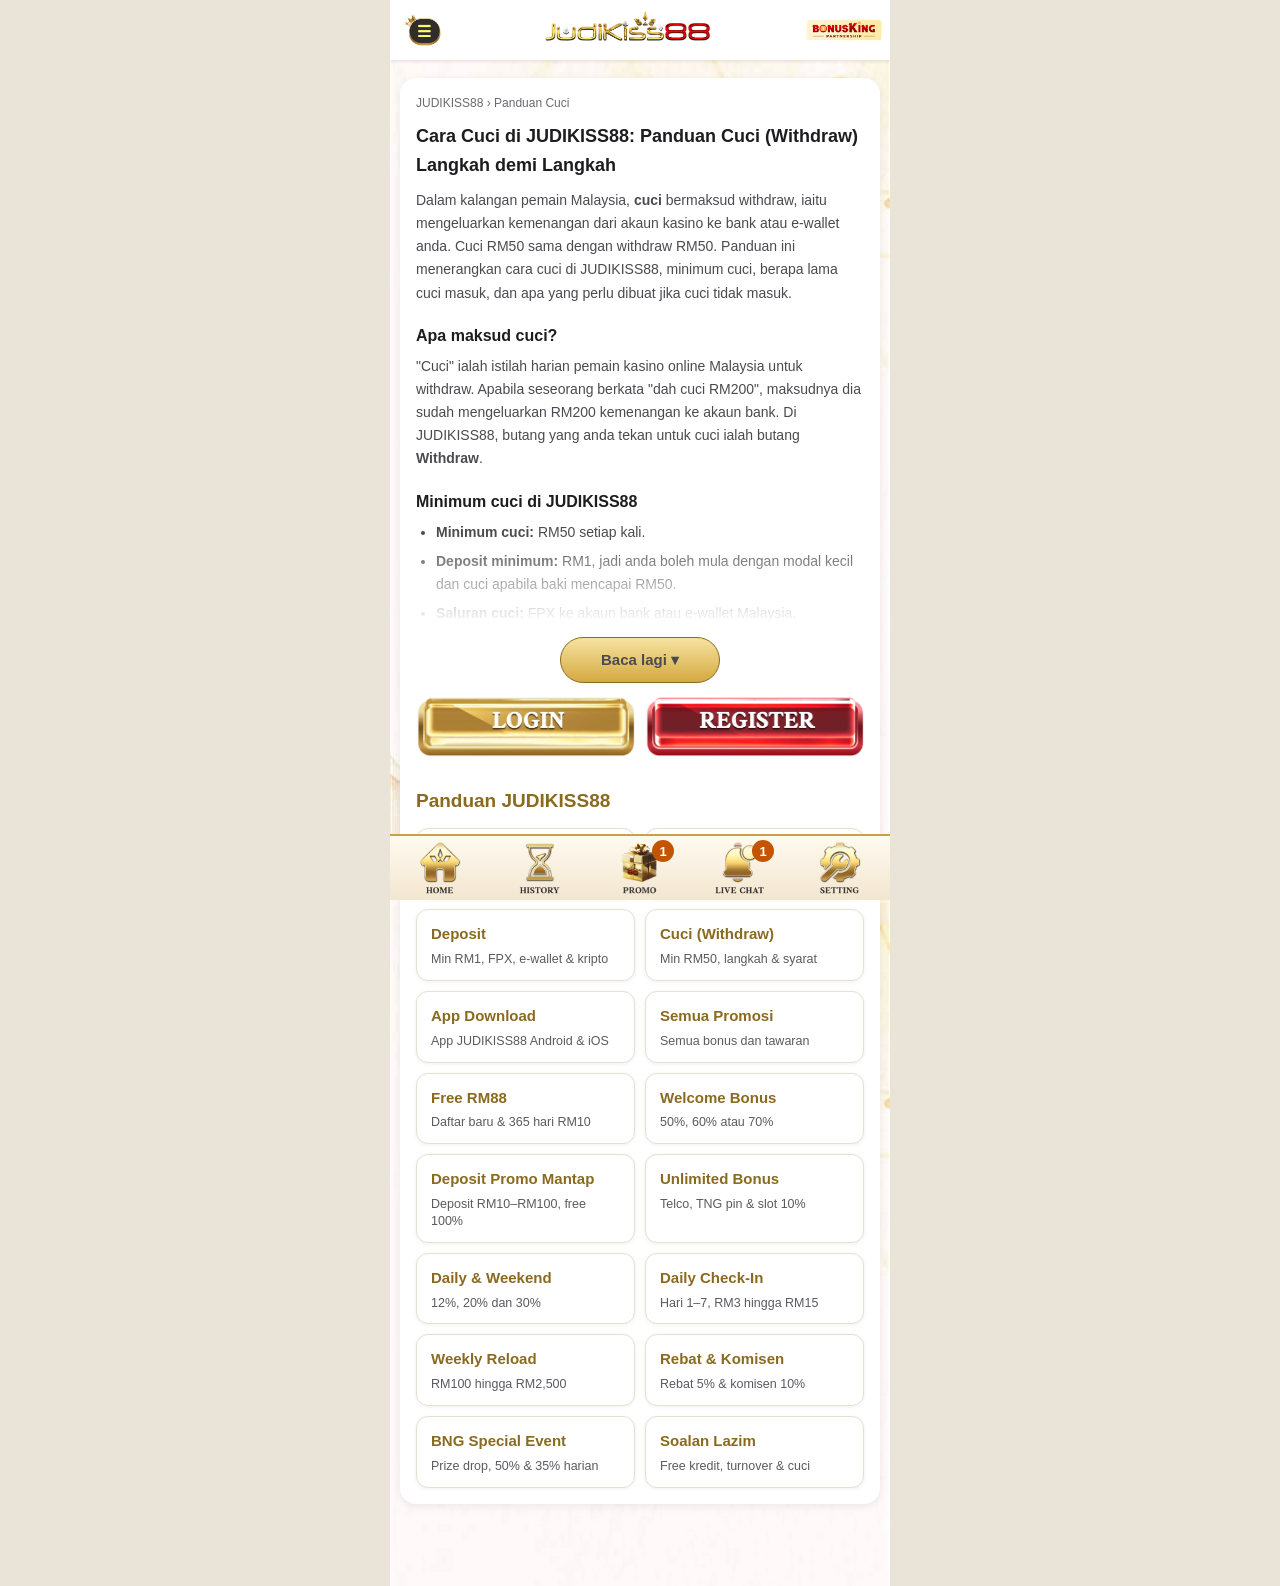
<file: cuci.html>
<!DOCTYPE html>
<html lang="ms">
<head>
  <meta charset="UTF-8">
  <meta name="viewport" content="width=device-width, initial-scale=1, viewport-fit=cover">
  <title>Cara Cuci JUDIKISS88 – Panduan Cuci &amp; Withdraw, Minimum RM50</title>
  <meta name="description" content="Cara cuci di JUDIKISS88: maksud cuci, minimum cuci RM50, langkah cuci ke bank atau e-wallet, berapa lama cuci masuk dan apa perlu dibuat jika cuci tidak masuk.">
  <meta name="robots" content="index, follow">
  <link rel="canonical" href="https://www.judikiss.live/cuci">
  <meta property="og:type" content="article">
  <meta property="og:site_name" content="JUDIKISS88">
  <meta property="og:title" content="Cara Cuci JUDIKISS88 – Panduan Cuci &amp; Withdraw, Minimum RM50">
  <meta property="og:description" content="Cara cuci di JUDIKISS88: maksud cuci, minimum cuci RM50, langkah cuci ke bank atau e-wallet, berapa lama cuci masuk dan apa perlu dibuat jika cuci tidak masuk.">
  <meta property="og:url" content="https://www.judikiss.live/cuci">
  <meta property="og:image" content="https://www.judikiss.live/assets/banners/banner-7.webp">
  <link rel="icon" href="assets/ui/logo.png">
  <meta name="theme-color" content="#ffffff">
  <link rel="stylesheet" href="styles.css">
</head>
<body>
  <main class="app">

    <header class="topbar">
      <a class="menu-btn" data-link="register" aria-label="Menu"><img src="assets/ui/menu.png" alt="" width="321" height="225"></a>
      <a class="logo" href="./"><img src="assets/ui/logo.png" alt="JUDIKISS88" width="661" height="150"></a>
      <a class="partner" data-link="partnership"><img src="assets/ui/partner.png" alt="BonusKing Partnership" width="240" height="71"></a>
    </header>

    <article class="card seo faq-page guide">
      <p class="crumbs"><a href="./">JUDIKISS88</a> &rsaquo; Panduan Cuci</p>
      <h1>Cara Cuci di JUDIKISS88: Panduan Cuci (Withdraw) Langkah demi Langkah</h1>
      <p>Dalam kalangan pemain Malaysia, <b>cuci</b> bermaksud withdraw, iaitu mengeluarkan kemenangan dari akaun kasino ke bank atau e-wallet anda. Cuci RM50 sama dengan withdraw RM50. Panduan ini menerangkan cara cuci di JUDIKISS88, minimum cuci, berapa lama cuci masuk, dan apa yang perlu dibuat jika cuci tidak masuk.</p>
      <div class="collapsible">

      <h2>Apa maksud cuci?</h2>
      <p>"Cuci" ialah istilah harian pemain kasino online Malaysia untuk withdraw. Apabila seseorang berkata "dah cuci RM200", maksudnya dia sudah mengeluarkan RM200 kemenangan ke akaun bank. Di JUDIKISS88, butang yang anda tekan untuk cuci ialah butang <b>Withdraw</b>.</p>

      <h2>Minimum cuci di JUDIKISS88</h2>
      <ul>
        <li><b>Minimum cuci:</b> RM50 setiap kali.</li>
        <li><b>Deposit minimum:</b> RM1, jadi anda boleh mula dengan modal kecil dan cuci apabila baki mencapai RM50.</li>
        <li><b>Saluran cuci:</b> FPX ke akaun bank atau e-wallet Malaysia.</li>
      </ul>

      <h2>Cara cuci di JUDIKISS88</h2>
      <ol>
        <li><a data-link="login">Login</a> ke akaun JUDIKISS88 anda.</li>
        <li>Pastikan baki anda sekurang-kurangnya RM50 dan tiada baki turnover bonus yang belum selesai.</li>
        <li>Tekan <b>Withdraw</b> (cuci).</li>
        <li>Masukkan jumlah yang mahu dicuci.</li>
        <li>Semak nama dan nombor akaun bank anda, kemudian sahkan.</li>
        <li>Tunggu notifikasi. Cuci melalui FPX atau e-wallet diproses dengan segera dalam waktu perkhidmatan.</li>
      </ol>

      <h2>Berapa lama cuci masuk?</h2>
      <p>Selepas pengesahan dan syarat bonus dipenuhi, cuci diproses dengan segera dalam waktu perkhidmatan. <b>Cuci kali pertama</b> mungkin memerlukan pengesahan KYC yang ringkas, jadi ia boleh mengambil masa sedikit lebih lama. Selepas itu, cuci seterusnya biasanya lebih pantas.</p>

      <h2>Cuci tidak masuk? Semak perkara ini</h2>
      <ul>
        <li><b>Turnover bonus belum selesai.</b> Jika anda menuntut free kredit atau bonus, syarat turnover mesti dipenuhi sebelum boleh cuci. Semak baki turnover di paparan dompet.</li>
        <li><b>Nama tidak sepadan.</b> Nama akaun bank mesti sama dengan nama profil JUDIKISS88, termasuk jarak.</li>
        <li><b>KYC belum lengkap.</b> Lengkapkan pengesahan untuk cuci kali pertama.</li>
        <li><b>Jumlah di bawah RM50.</b> Minimum cuci ialah RM50.</li>
        <li><b>Masih tidak masuk?</b> Hubungi <a data-link="liveChat">Live Chat</a> dengan nama pengguna, jumlah dan masa cuci anda. Khidmat pelanggan dibuka 24 jam.</li>
      </ul>

      <h2>Tip supaya cuci lancar</h2>
      <ul>
        <li><b>Gunakan akaun atas nama sendiri</b> untuk deposit dan cuci.</li>
        <li><b>Satu kaedah untuk deposit dan cuci.</b> Menggunakan kaedah yang sama memudahkan semakan.</li>
        <li><b>Lengkapkan KYC awal</b> supaya cuci pertama tidak tertangguh.</li>
        <li><b>Selesaikan satu promosi dahulu</b> sebelum menuntut yang lain, supaya kemajuan turnover tidak hilang.</li>
        <li><b>Cuci sebahagian kemenangan</b> selepas menang besar, dan teruskan bermain dengan baki yang kecil sahaja.</li>
      </ul>

      <h2>Cuci dengan bertanggungjawab</h2>
      <p>Tetapkan sasaran cuci sebelum bermain, contohnya berhenti dan cuci apabila baki mencapai jumlah tertentu. Keputusan permainan adalah rawak, jadi tiada game atau tips yang menjamin anda boleh cuci. Jangan deposit lebih daripada yang anda mampu. 18+ sahaja.</p>

      <h2>Soalan lazim tentang cuci</h2>
      <h3>Berapa minimum cuci di JUDIKISS88?</h3>
      <p>Minimum cuci ialah RM50.</p>
      <h3>Adakah cuci sama dengan withdraw?</h3>
      <p>Ya. Cuci ialah istilah tempatan untuk withdraw. Cuci RM50 bermaksud withdraw RM50.</p>
      <h3>Boleh cuci ke e-wallet?</h3>
      <p>Boleh. JUDIKISS88 memproses cuci melalui FPX ke akaun bank atau e-wallet Malaysia.</p>
      <h3>Kenapa cuci saya ditahan?</h3>
      <p>Sebab biasa ialah KYC belum lengkap, nama bank tidak sepadan atau turnover bonus belum selesai. Lihat juga <a href="deposit">panduan deposit dan withdraw</a> dan <a href="faq">soalan lazim JUDIKISS88</a>.</p>
      </div>

      <div class="auth-row">
        <a class="img-btn" data-link="login"><img src="assets/ui/btn-login.png" alt="Login" width="1000" height="270"></a>
        <a class="img-btn" data-link="register"><img src="assets/ui/btn-register.png" alt="Register" width="1000" height="270"></a>
      </div>

      <section class="guide-grid-wrap" aria-label="Panduan JUDIKISS88">
        <h2 class="guide-grid-title">Panduan JUDIKISS88</h2>
        <div class="guide-grid">
          <a href="register"><b>Register</b><span>Cara daftar akaun</span></a>
          <a href="register#login"><b>Login</b><span>Masuk semula ke akaun anda</span></a>
          <a href="deposit"><b>Deposit</b><span>Min RM1, FPX, e-wallet &amp; kripto</span></a>
          <a href="cuci"><b>Cuci (Withdraw)</b><span>Min RM50, langkah &amp; syarat</span></a>
          <a href="app-download"><b>App Download</b><span>App JUDIKISS88 Android &amp; iOS</span></a>
          <a href="promotions"><b>Semua Promosi</b><span>Semua bonus dan tawaran</span></a>
          <a href="promotions#free"><b>Free RM88</b><span>Daftar baru &amp; 365 hari RM10</span></a>
          <a href="promotions#welcome"><b>Welcome Bonus</b><span>50%, 60% atau 70%</span></a>
          <a href="promotions#deposit-promo"><b>Deposit Promo Mantap</b><span>Deposit RM10–RM100, free 100%</span></a>
          <a href="promotions#unlimited"><b>Unlimited Bonus</b><span>Telco, TNG pin &amp; slot 10%</span></a>
          <a href="promotions#daily"><b>Daily &amp; Weekend</b><span>12%, 20% dan 30%</span></a>
          <a href="promotions#checkin"><b>Daily Check-In</b><span>Hari 1–7, RM3 hingga RM15</span></a>
          <a href="promotions#reload"><b>Weekly Reload</b><span>RM100 hingga RM2,500</span></a>
          <a href="promotions#rebate"><b>Rebat &amp; Komisen</b><span>Rebat 5% &amp; komisen 10%</span></a>
          <a href="promotions#bng"><b>BNG Special Event</b><span>Prize drop, 50% &amp; 35% harian</span></a>
          <a href="faq"><b>Soalan Lazim</b><span>Free kredit, turnover &amp; cuci</span></a>
        </div>
      </section>
    </article>
  </main>

  <nav class="bottom-nav">
    <a href="./"><img src="assets/nav/nav1.png" alt="Home" width="160" height="160"></a>
    <a data-link="history"><img src="assets/nav/nav2.png" alt="History" width="160" height="160"></a>
    <a data-link="promo"><img src="assets/nav/nav3.png" alt="Promo" width="160" height="160"><b class="badge">1</b></a>
    <a data-link="liveChat"><img src="assets/nav/nav4.png" alt="Live chat" width="160" height="160"><b class="badge">1</b></a>
    <a data-link="settings"><img src="assets/nav/nav5.png" alt="Setting" width="160" height="160"></a>
  </nav>

  <script src="config.js"></script>
  <script src="guide.js"></script>
  <script src="collapse.js"></script>
</body>
</html>
</file>
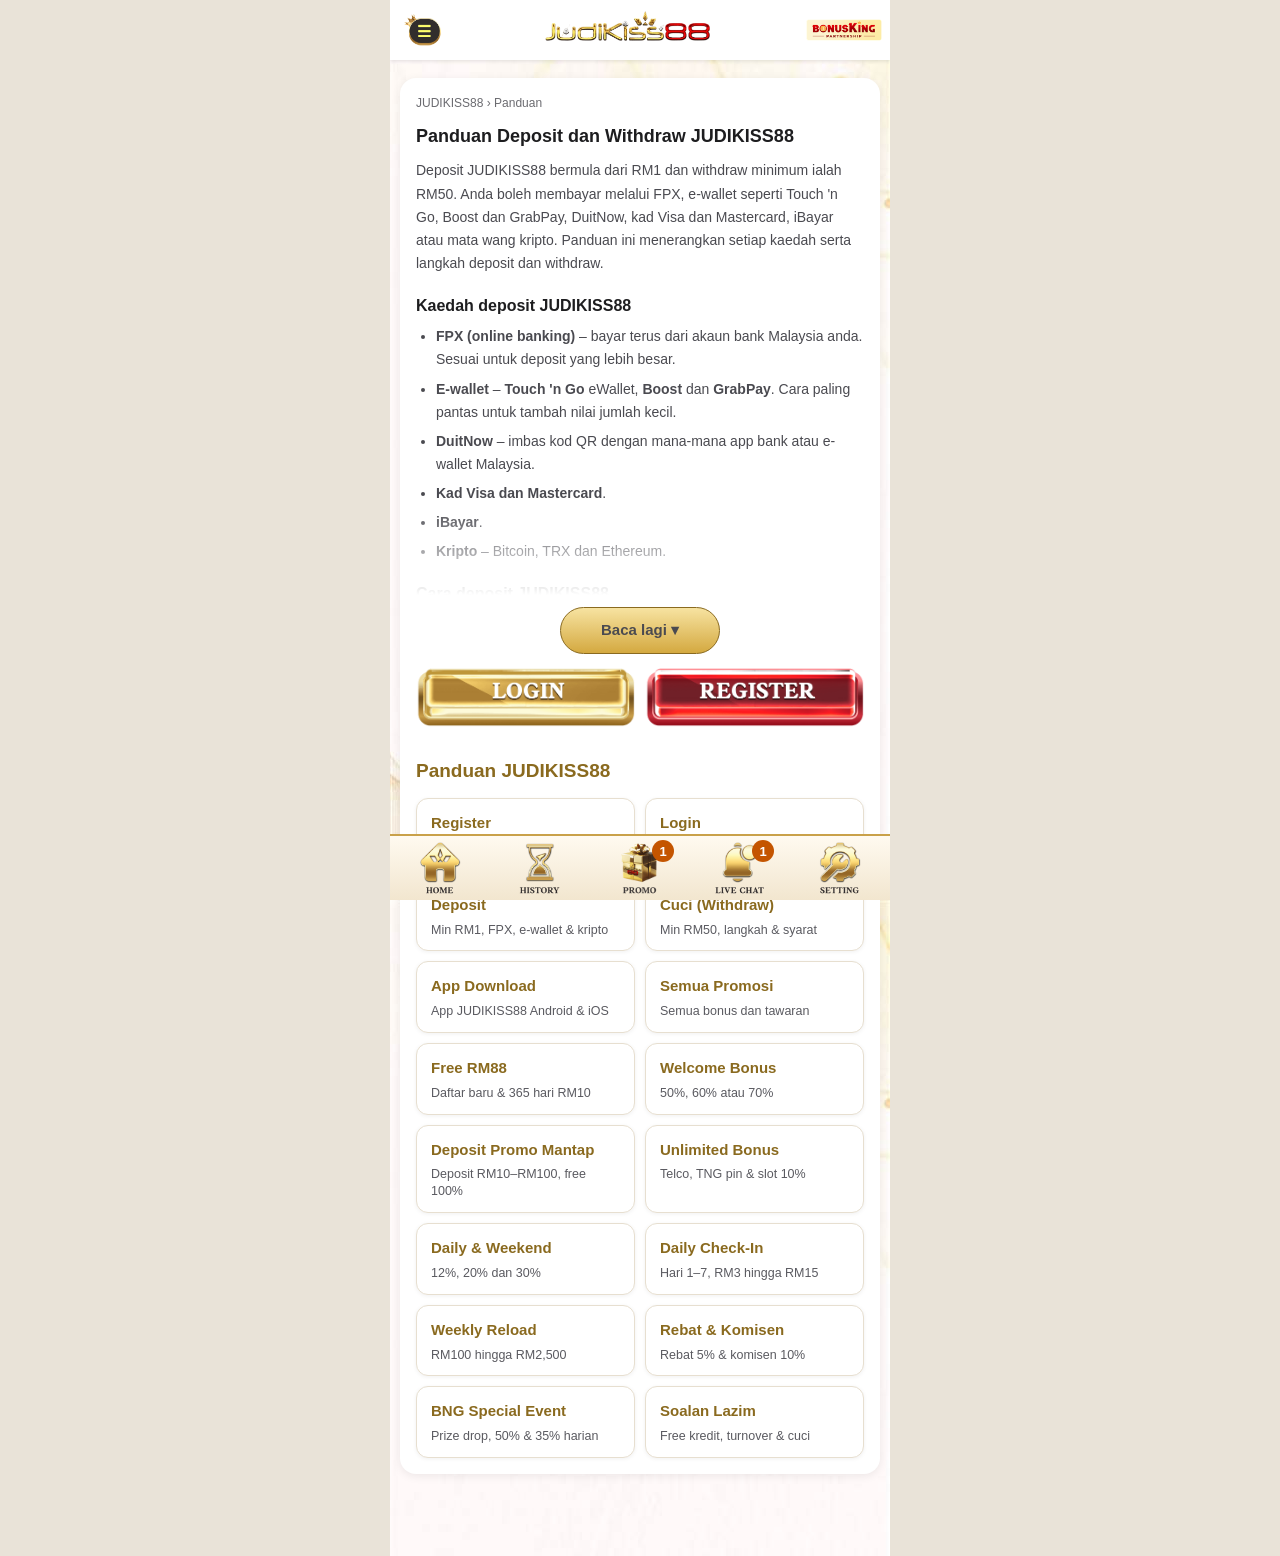
<file: deposit.html>
<!DOCTYPE html>
<html lang="ms">
<head>
  <meta charset="UTF-8">
  <meta name="viewport" content="width=device-width, initial-scale=1, viewport-fit=cover">
  <title>Deposit &amp; Withdraw JUDIKISS88 – FPX, Touch n Go, Boost, GrabPay</title>
  <meta name="description" content="Cara deposit JUDIKISS88 dari RM1 melalui FPX, Touch n Go, Boost, GrabPay, DuitNow, Visa, iBayar atau kripto, dan cara withdraw dari RM50.">
  <meta name="robots" content="index, follow">
  <link rel="canonical" href="https://www.judikiss.live/deposit">
  <meta property="og:type" content="article">
  <meta property="og:site_name" content="JUDIKISS88">
  <meta property="og:title" content="Deposit &amp; Withdraw JUDIKISS88 – FPX, Touch n Go, Boost, GrabPay">
  <meta property="og:description" content="Cara deposit JUDIKISS88 dari RM1 melalui FPX, Touch n Go, Boost, GrabPay, DuitNow, Visa, iBayar atau kripto, dan cara withdraw dari RM50.">
  <meta property="og:url" content="https://www.judikiss.live/deposit">
  <meta property="og:image" content="https://www.judikiss.live/assets/banners/banner-7.webp">
  <link rel="icon" href="assets/ui/logo.png">
  <meta name="theme-color" content="#ffffff">
  <link rel="stylesheet" href="styles.css">
</head>
<body>
  <main class="app">

    <header class="topbar">
      <a class="menu-btn" data-link="register" aria-label="Menu"><img src="assets/ui/menu.png" alt="" width="321" height="225"></a>
      <a class="logo" href="./"><img src="assets/ui/logo.png" alt="JUDIKISS88" width="661" height="150"></a>
      <a class="partner" data-link="partnership"><img src="assets/ui/partner.png" alt="BonusKing Partnership" width="240" height="71"></a>
    </header>

    <article class="card seo faq-page guide">
      <p class="crumbs"><a href="./">JUDIKISS88</a> &rsaquo; Panduan</p>
      <h1>Panduan Deposit dan Withdraw JUDIKISS88</h1>
      <p>Deposit JUDIKISS88 bermula dari RM1 dan withdraw minimum ialah RM50. Anda boleh membayar melalui FPX, e-wallet seperti Touch 'n Go, Boost dan GrabPay, DuitNow, kad Visa dan Mastercard, iBayar atau mata wang kripto. Panduan ini menerangkan setiap kaedah serta langkah deposit dan withdraw.</p>
      <div class="collapsible">

      <h2>Kaedah deposit JUDIKISS88</h2>
      <ul>
        <li><b>FPX (online banking)</b> – bayar terus dari akaun bank Malaysia anda. Sesuai untuk deposit yang lebih besar.</li>
        <li><b>E-wallet</b> – <b>Touch 'n Go</b> eWallet, <b>Boost</b> dan <b>GrabPay</b>. Cara paling pantas untuk tambah nilai jumlah kecil.</li>
        <li><b>DuitNow</b> – imbas kod QR dengan mana-mana app bank atau e-wallet Malaysia.</li>
        <li><b>Kad Visa dan Mastercard</b>.</li>
        <li><b>iBayar</b>.</li>
        <li><b>Kripto</b> – Bitcoin, TRX dan Ethereum.</li>
      </ul>

      <h2>Cara deposit JUDIKISS88</h2>
      <ol>
        <li><a data-link="login">Login</a> ke akaun anda. Belum ada akaun? Ikut <a href="register">panduan daftar JUDIKISS88</a> dahulu.</li>
        <li>Check in harian dahulu. Halaman utama mengingatkan anda untuk check in sebelum deposit.</li>
        <li>Tekan Deposit dan pilih kaedah pembayaran.</li>
        <li>Masukkan jumlah. Deposit minimum ialah RM1.</li>
        <li>Jika anda mahu bonus, tuntut promosi sebelum deposit masuk, kerana bonus tidak boleh ditambah selepas itu.</li>
        <li>Ikut arahan pembayaran di skrin dan lengkapkan pembayaran dalam app bank atau e-wallet anda.</li>
      </ol>

      <h2>Cara withdraw JUDIKISS88</h2>
      <ol>
        <li>Login dan tekan Withdraw.</li>
        <li>Masukkan jumlah. Withdraw minimum ialah RM50.</li>
        <li>Semak butiran akaun bank anda dan sahkan.</li>
      </ol>
      <p>Withdraw melalui FPX atau e-wallet diproses dengan segera dalam waktu perkhidmatan, selepas pengesahan dan syarat bonus dipenuhi. Withdraw kali pertama mungkin memerlukan pengesahan KYC yang ringkas.</p>

      <h2>Withdraw ditahan untuk semakan?</h2>
      <ul>
        <li><b>KYC belum lengkap.</b> Lengkapkan pengesahan awal.</li>
        <li><b>Nama tidak sepadan.</b> Nama akaun bank mesti sama dengan nama profil, termasuk jarak.</li>
        <li><b>Turnover belum selesai.</b> Semak baki turnover free kredit di paparan dompet.</li>
      </ul>

      <h2>Tip pembayaran yang lancar</h2>
      <ul>
        <li><b>Satu kaedah untuk deposit dan withdraw.</b> Menggunakan kaedah yang sama memudahkan semakan.</li>
        <li><b>Simpan resit.</b> Tangkapan skrin rujukan deposit membantu Live Chat menyelesaikan masalah dengan cepat.</li>
        <li><b>Bayar hanya ke butiran yang dipaparkan</b> di halaman deposit pada masa itu, dan dari akaun atas nama anda sendiri.</li>
        <li>Deposit tidak masuk? Hantar resit kepada <a data-link="liveChat">Live Chat</a>, yang dibuka 24 jam.</li>
      </ul>
      </div>

      <div class="auth-row">
        <a class="img-btn" data-link="login"><img src="assets/ui/btn-login.png" alt="Login" width="1000" height="270"></a>
        <a class="img-btn" data-link="register"><img src="assets/ui/btn-register.png" alt="Register" width="1000" height="270"></a>
      </div>

      <section class="guide-grid-wrap" aria-label="Panduan JUDIKISS88">
        <h2 class="guide-grid-title">Panduan JUDIKISS88</h2>
        <div class="guide-grid">
          <a href="register"><b>Register</b><span>Cara daftar akaun</span></a>
          <a href="register#login"><b>Login</b><span>Masuk semula ke akaun anda</span></a>
          <a href="deposit"><b>Deposit</b><span>Min RM1, FPX, e-wallet &amp; kripto</span></a>
          <a href="cuci"><b>Cuci (Withdraw)</b><span>Min RM50, langkah &amp; syarat</span></a>
          <a href="app-download"><b>App Download</b><span>App JUDIKISS88 Android &amp; iOS</span></a>
          <a href="promotions"><b>Semua Promosi</b><span>Semua bonus dan tawaran</span></a>
          <a href="promotions#free"><b>Free RM88</b><span>Daftar baru &amp; 365 hari RM10</span></a>
          <a href="promotions#welcome"><b>Welcome Bonus</b><span>50%, 60% atau 70%</span></a>
          <a href="promotions#deposit-promo"><b>Deposit Promo Mantap</b><span>Deposit RM10–RM100, free 100%</span></a>
          <a href="promotions#unlimited"><b>Unlimited Bonus</b><span>Telco, TNG pin &amp; slot 10%</span></a>
          <a href="promotions#daily"><b>Daily &amp; Weekend</b><span>12%, 20% dan 30%</span></a>
          <a href="promotions#checkin"><b>Daily Check-In</b><span>Hari 1–7, RM3 hingga RM15</span></a>
          <a href="promotions#reload"><b>Weekly Reload</b><span>RM100 hingga RM2,500</span></a>
          <a href="promotions#rebate"><b>Rebat &amp; Komisen</b><span>Rebat 5% &amp; komisen 10%</span></a>
          <a href="promotions#bng"><b>BNG Special Event</b><span>Prize drop, 50% &amp; 35% harian</span></a>
          <a href="faq"><b>Soalan Lazim</b><span>Free kredit, turnover &amp; cuci</span></a>
        </div>
      </section>
    </article>
  </main>

  <nav class="bottom-nav">
    <a href="./"><img src="assets/nav/nav1.png" alt="Home" width="160" height="160"></a>
    <a data-link="history"><img src="assets/nav/nav2.png" alt="History" width="160" height="160"></a>
    <a data-link="promo"><img src="assets/nav/nav3.png" alt="Promo" width="160" height="160"><b class="badge">1</b></a>
    <a data-link="liveChat"><img src="assets/nav/nav4.png" alt="Live chat" width="160" height="160"><b class="badge">1</b></a>
    <a data-link="settings"><img src="assets/nav/nav5.png" alt="Setting" width="160" height="160"></a>
  </nav>

  <script src="config.js"></script>
  <script src="guide.js"></script>
  <script src="collapse.js"></script>
</body>
</html>
</file>
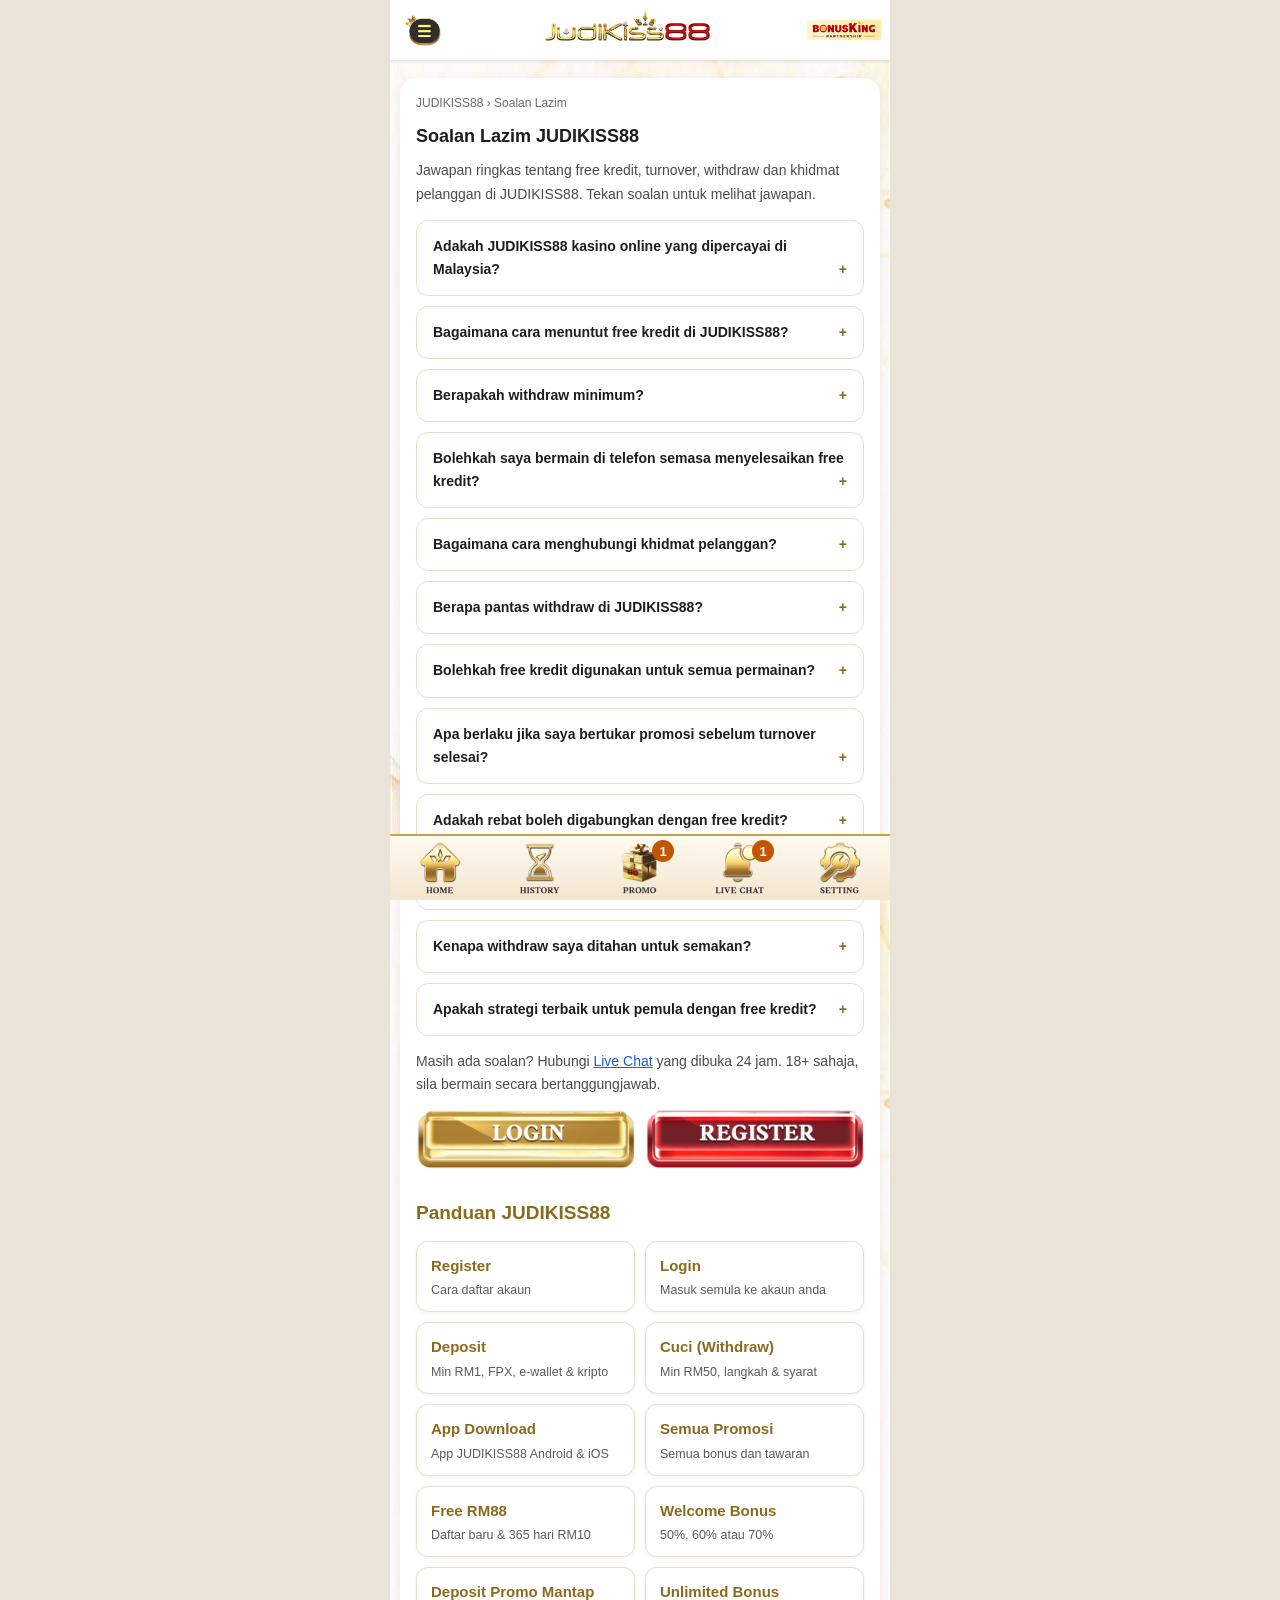
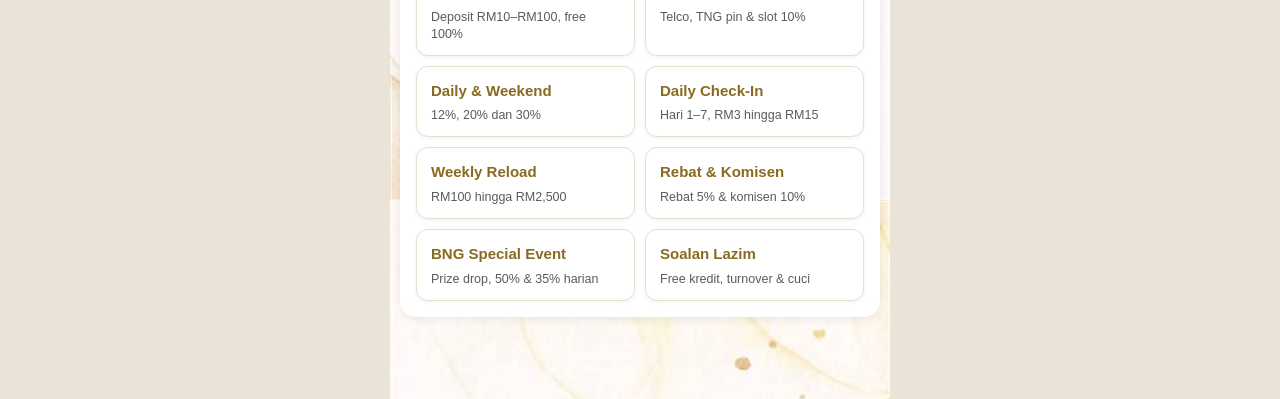
<file: faq.html>
<!DOCTYPE html>
<html lang="ms">
<head>
  <meta charset="UTF-8">
  <meta name="viewport" content="width=device-width, initial-scale=1, viewport-fit=cover">
  <title>Soalan Lazim JUDIKISS88 – Free Kredit, Turnover &amp; Withdraw</title>
  <meta name="description" content="Jawapan kepada soalan lazim JUDIKISS88: cara tuntut free kredit, withdraw minimum RM50, turnover, rebat, KYC, bermain di telefon dan strategi pemula.">
  <meta name="robots" content="index, follow">
  <link rel="canonical" href="https://www.judikiss.live/faq">
  <meta property="og:type" content="article">
  <meta property="og:site_name" content="JUDIKISS88">
  <meta property="og:title" content="Soalan Lazim JUDIKISS88 – Free Kredit, Turnover &amp; Withdraw">
  <meta property="og:description" content="Cara tuntut free kredit, withdraw minimum RM50, turnover, rebat dan KYC di JUDIKISS88.">
  <meta property="og:url" content="https://www.judikiss.live/faq">
  <meta property="og:image" content="https://www.judikiss.live/assets/banners/banner-7.webp">
  <link rel="icon" href="assets/ui/logo.png">
  <meta name="theme-color" content="#ffffff">
  <link rel="stylesheet" href="styles.css">
</head>
<body>
  <main class="app">

    <header class="topbar">
      <a class="menu-btn" data-link="register" aria-label="Menu"><img src="assets/ui/menu.png" alt="" width="321" height="225"></a>
      <a class="logo" href="./"><img src="assets/ui/logo.png" alt="JUDIKISS88" width="661" height="150"></a>
      <a class="partner" data-link="partnership"><img src="assets/ui/partner.png" alt="BonusKing Partnership" width="240" height="71"></a>
    </header>

    <article class="card seo faq-page">
      <p class="crumbs"><a href="./">JUDIKISS88</a> &rsaquo; Soalan Lazim</p>
      <h1>Soalan Lazim JUDIKISS88</h1>
      <p>Jawapan ringkas tentang free kredit, turnover, withdraw dan khidmat pelanggan di JUDIKISS88. Tekan soalan untuk melihat jawapan.</p>
      <div class="faq-list">
        <details>
          <summary>Adakah JUDIKISS88 kasino online yang dipercayai di Malaysia?</summary>
          <p>Ya. JUDIKISS88 ialah rakan rasmi yang disahkan dalam rangkaian BonusKing, bekerjasama dengan penyedia permainan yang diperakui dan menggunakan penyulitan pada halaman akaun dan pembayaran. Permainan diaudit oleh makmal bebas seperti BMM Testlabs dan iTech Labs, dan setiap promosi termasuk free kredit diterbitkan dengan peraturan yang jelas.</p>
        </details>
        <details>
          <summary>Bagaimana cara menuntut free kredit di JUDIKISS88?</summary>
          <p>Daftar akaun dan sahkan profil anda, kemudian buka halaman Promosi atau hubungi Live Chat. Pilih kempen free kredit, baca syarat turnover, game yang layak dan had bonus maksimum, kemudian tekan Claim. Bonus akan dipaparkan di dompet bersama baki turnover yang tinggal.</p>
        </details>
        <details>
          <summary>Berapakah withdraw minimum?</summary>
          <p>Withdraw minimum ialah RM50 melalui FPX atau e-wallet Malaysia dalam waktu perkhidmatan. Pastikan baki turnover free kredit sudah selesai sebelum membuat permintaan, dan nama akaun bank sepadan dengan nama profil anda.</p>
        </details>
        <details>
          <summary>Bolehkah saya bermain di telefon semasa menyelesaikan free kredit?</summary>
          <p>Boleh. JUDIKISS88 direka untuk telefon iOS dan Android dengan masa muat yang pantas dan kawalan yang mudah, jadi anda boleh menyelesaikan turnover walaupun dalam sesi yang singkat. Anda juga boleh bertukar antara Wi-Fi dan data mudah alih tanpa kehilangan kemajuan promosi.</p>
        </details>
        <details>
          <summary>Bagaimana cara menghubungi khidmat pelanggan?</summary>
          <p>Gunakan Live Chat yang dibuka 24 jam sehari, 7 hari seminggu. Untuk jawapan lebih pantas, kongsikan nama pengguna, nama promosi dan tangkapan skrin yang berkaitan.</p>
        </details>
        <details>
          <summary>Berapa pantas withdraw di JUDIKISS88?</summary>
          <p>Selepas pengesahan dan syarat bonus dipenuhi, withdraw melalui FPX atau e-wallet diproses dengan segera dalam waktu perkhidmatan. Withdraw kali pertama mungkin memerlukan pengesahan KYC yang ringkas, jadi sediakan akaun bank atas nama yang sama dengan profil anda.</p>
        </details>
        <details>
          <summary>Bolehkah free kredit digunakan untuk semua permainan?</summary>
          <p>Kebanyakan kempen free kredit mengutamakan slot dengan sumbangan 100% kepada turnover. Live casino dan tembak ikan mungkin dikira pada kadar yang lebih rendah atau tidak layak langsung. Semak jadual sumbangan dalam kad promosi sebelum bermain.</p>
        </details>
        <details>
          <summary>Apa berlaku jika saya bertukar promosi sebelum turnover selesai?</summary>
          <p>Bertukar promosi boleh menghentikan atau membatalkan kemajuan turnover, bergantung pada peraturan kempen. Kami sarankan anda menyelesaikan satu kempen free kredit dahulu sebelum menuntut yang lain.</p>
        </details>
        <details>
          <summary>Adakah rebat boleh digabungkan dengan free kredit?</summary>
          <p>Sesetengah rebat terpakai tanpa mengira promosi aktif, manakala yang lain tidak termasuk permainan menggunakan bonus. Rujuk kad kempen untuk syarat tepat. Jika gabungan dibenarkan, rebat membantu menambah nilai semasa anda menyelesaikan turnover.</p>
        </details>
        <details>
          <summary>Bagaimana cara menjejak kemajuan turnover dengan tepat?</summary>
          <p>Semak paparan dompet untuk status bonus dan baki turnover. Anda juga boleh menyimpan nota ringkas: tarikh, penyedia, nama game, julat taruhan dan anggaran bilangan pusingan. Jika ada yang kurang jelas, tanya Live Chat untuk gambaran kemajuan semasa anda.</p>
        </details>
        <details>
          <summary>Kenapa withdraw saya ditahan untuk semakan?</summary>
          <p>Sebab biasa ialah KYC yang belum lengkap, nama akaun bank tidak sepadan dengan profil, atau turnover free kredit yang belum selesai. Lengkapkan KYC awal dan pastikan nama sepadan untuk mengelakkan kelewatan.</p>
        </details>
        <details>
          <summary>Apakah strategi terbaik untuk pemula dengan free kredit?</summary>
          <p>Mulakan dengan slot berisiko sederhana menggunakan taruhan kecil yang membolehkan 150 hingga 250 pusingan bagi setiap sesi. Tukar game jika satu game tidak memberi apa-apa selepas had pusingan yang anda tetapkan, dan elakkan menaikkan taruhan secara mendadak. Matlamatnya ialah memanjangkan masa bermain dan menyelesaikan turnover secara stabil, bukan mengejar jackpot.</p>
        </details>
      </div>
      <p>Masih ada soalan? Hubungi <a data-link="liveChat">Live Chat</a> yang dibuka 24 jam. 18+ sahaja, sila bermain secara bertanggungjawab.</p>

      <div class="auth-row">
        <a class="img-btn" data-link="login"><img src="assets/ui/btn-login.png" alt="Login" width="1000" height="270"></a>
        <a class="img-btn" data-link="register"><img src="assets/ui/btn-register.png" alt="Register" width="1000" height="270"></a>
      </div>
      <section class="guide-grid-wrap" aria-label="Panduan JUDIKISS88">
        <h2 class="guide-grid-title">Panduan JUDIKISS88</h2>
        <div class="guide-grid">
          <a href="register"><b>Register</b><span>Cara daftar akaun</span></a>
          <a href="register#login"><b>Login</b><span>Masuk semula ke akaun anda</span></a>
          <a href="deposit"><b>Deposit</b><span>Min RM1, FPX, e-wallet &amp; kripto</span></a>
          <a href="cuci"><b>Cuci (Withdraw)</b><span>Min RM50, langkah &amp; syarat</span></a>
          <a href="app-download"><b>App Download</b><span>App JUDIKISS88 Android &amp; iOS</span></a>
          <a href="promotions"><b>Semua Promosi</b><span>Semua bonus dan tawaran</span></a>
          <a href="promotions#free"><b>Free RM88</b><span>Daftar baru &amp; 365 hari RM10</span></a>
          <a href="promotions#welcome"><b>Welcome Bonus</b><span>50%, 60% atau 70%</span></a>
          <a href="promotions#deposit-promo"><b>Deposit Promo Mantap</b><span>Deposit RM10–RM100, free 100%</span></a>
          <a href="promotions#unlimited"><b>Unlimited Bonus</b><span>Telco, TNG pin &amp; slot 10%</span></a>
          <a href="promotions#daily"><b>Daily &amp; Weekend</b><span>12%, 20% dan 30%</span></a>
          <a href="promotions#checkin"><b>Daily Check-In</b><span>Hari 1–7, RM3 hingga RM15</span></a>
          <a href="promotions#reload"><b>Weekly Reload</b><span>RM100 hingga RM2,500</span></a>
          <a href="promotions#rebate"><b>Rebat &amp; Komisen</b><span>Rebat 5% &amp; komisen 10%</span></a>
          <a href="promotions#bng"><b>BNG Special Event</b><span>Prize drop, 50% &amp; 35% harian</span></a>
          <a href="faq"><b>Soalan Lazim</b><span>Free kredit, turnover &amp; cuci</span></a>
        </div>
      </section>
    </article>
  </main>

  <nav class="bottom-nav">
    <a href="./"><img src="assets/nav/nav1.png" alt="Home" width="160" height="160"></a>
    <a data-link="history"><img src="assets/nav/nav2.png" alt="History" width="160" height="160"></a>
    <a data-link="promo"><img src="assets/nav/nav3.png" alt="Promo" width="160" height="160"><b class="badge">1</b></a>
    <a data-link="liveChat"><img src="assets/nav/nav4.png" alt="Live chat" width="160" height="160"><b class="badge">1</b></a>
    <a data-link="settings"><img src="assets/nav/nav5.png" alt="Setting" width="160" height="160"></a>
  </nav>

  <script type="application/ld+json">
  {
    "@context": "https://schema.org",
    "@type": "FAQPage",
    "inLanguage": "ms-MY",
    "mainEntity": [
      { "@type": "Question", "name": "Adakah JUDIKISS88 kasino online yang dipercayai di Malaysia?", "acceptedAnswer": { "@type": "Answer", "text": "Ya. JUDIKISS88 ialah rakan rasmi yang disahkan dalam rangkaian BonusKing, bekerjasama dengan penyedia permainan yang diperakui dan menggunakan penyulitan pada halaman akaun dan pembayaran. Permainan diaudit oleh makmal bebas seperti BMM Testlabs dan iTech Labs, dan setiap promosi termasuk free kredit diterbitkan dengan peraturan yang jelas." } },
      { "@type": "Question", "name": "Bagaimana cara menuntut free kredit di JUDIKISS88?", "acceptedAnswer": { "@type": "Answer", "text": "Daftar akaun dan sahkan profil anda, kemudian buka halaman Promosi atau hubungi Live Chat. Pilih kempen free kredit, baca syarat turnover, game yang layak dan had bonus maksimum, kemudian tekan Claim. Bonus akan dipaparkan di dompet bersama baki turnover yang tinggal." } },
      { "@type": "Question", "name": "Berapakah withdraw minimum?", "acceptedAnswer": { "@type": "Answer", "text": "Withdraw minimum ialah RM50 melalui FPX atau e-wallet Malaysia dalam waktu perkhidmatan. Pastikan baki turnover free kredit sudah selesai sebelum membuat permintaan, dan nama akaun bank sepadan dengan nama profil anda." } },
      { "@type": "Question", "name": "Bolehkah saya bermain di telefon semasa menyelesaikan free kredit?", "acceptedAnswer": { "@type": "Answer", "text": "Boleh. JUDIKISS88 direka untuk telefon iOS dan Android dengan masa muat yang pantas dan kawalan yang mudah, jadi anda boleh menyelesaikan turnover walaupun dalam sesi yang singkat. Anda juga boleh bertukar antara Wi-Fi dan data mudah alih tanpa kehilangan kemajuan promosi." } },
      { "@type": "Question", "name": "Bagaimana cara menghubungi khidmat pelanggan?", "acceptedAnswer": { "@type": "Answer", "text": "Gunakan Live Chat yang dibuka 24 jam sehari, 7 hari seminggu. Untuk jawapan lebih pantas, kongsikan nama pengguna, nama promosi dan tangkapan skrin yang berkaitan." } },
      { "@type": "Question", "name": "Berapa pantas withdraw di JUDIKISS88?", "acceptedAnswer": { "@type": "Answer", "text": "Selepas pengesahan dan syarat bonus dipenuhi, withdraw melalui FPX atau e-wallet diproses dengan segera dalam waktu perkhidmatan. Withdraw kali pertama mungkin memerlukan pengesahan KYC yang ringkas, jadi sediakan akaun bank atas nama yang sama dengan profil anda." } },
      { "@type": "Question", "name": "Bolehkah free kredit digunakan untuk semua permainan?", "acceptedAnswer": { "@type": "Answer", "text": "Kebanyakan kempen free kredit mengutamakan slot dengan sumbangan 100% kepada turnover. Live casino dan tembak ikan mungkin dikira pada kadar yang lebih rendah atau tidak layak langsung. Semak jadual sumbangan dalam kad promosi sebelum bermain." } },
      { "@type": "Question", "name": "Apa berlaku jika saya bertukar promosi sebelum turnover selesai?", "acceptedAnswer": { "@type": "Answer", "text": "Bertukar promosi boleh menghentikan atau membatalkan kemajuan turnover, bergantung pada peraturan kempen. Kami sarankan anda menyelesaikan satu kempen free kredit dahulu sebelum menuntut yang lain." } },
      { "@type": "Question", "name": "Adakah rebat boleh digabungkan dengan free kredit?", "acceptedAnswer": { "@type": "Answer", "text": "Sesetengah rebat terpakai tanpa mengira promosi aktif, manakala yang lain tidak termasuk permainan menggunakan bonus. Rujuk kad kempen untuk syarat tepat. Jika gabungan dibenarkan, rebat membantu menambah nilai semasa anda menyelesaikan turnover." } },
      { "@type": "Question", "name": "Bagaimana cara menjejak kemajuan turnover dengan tepat?", "acceptedAnswer": { "@type": "Answer", "text": "Semak paparan dompet untuk status bonus dan baki turnover. Anda juga boleh menyimpan nota ringkas: tarikh, penyedia, nama game, julat taruhan dan anggaran bilangan pusingan. Jika ada yang kurang jelas, tanya Live Chat untuk gambaran kemajuan semasa anda." } },
      { "@type": "Question", "name": "Kenapa withdraw saya ditahan untuk semakan?", "acceptedAnswer": { "@type": "Answer", "text": "Sebab biasa ialah KYC yang belum lengkap, nama akaun bank tidak sepadan dengan profil, atau turnover free kredit yang belum selesai. Lengkapkan KYC awal dan pastikan nama sepadan untuk mengelakkan kelewatan." } },
      { "@type": "Question", "name": "Apakah strategi terbaik untuk pemula dengan free kredit?", "acceptedAnswer": { "@type": "Answer", "text": "Mulakan dengan slot berisiko sederhana menggunakan taruhan kecil yang membolehkan 150 hingga 250 pusingan bagi setiap sesi. Tukar game jika satu game tidak memberi apa-apa selepas had pusingan yang anda tetapkan, dan elakkan menaikkan taruhan secara mendadak. Matlamatnya ialah memanjangkan masa bermain dan menyelesaikan turnover secara stabil, bukan mengejar jackpot." } }
    ]
  }
  </script>

  <script src="config.js"></script>
  <script src="guide.js"></script>
</body>
</html>
</file>
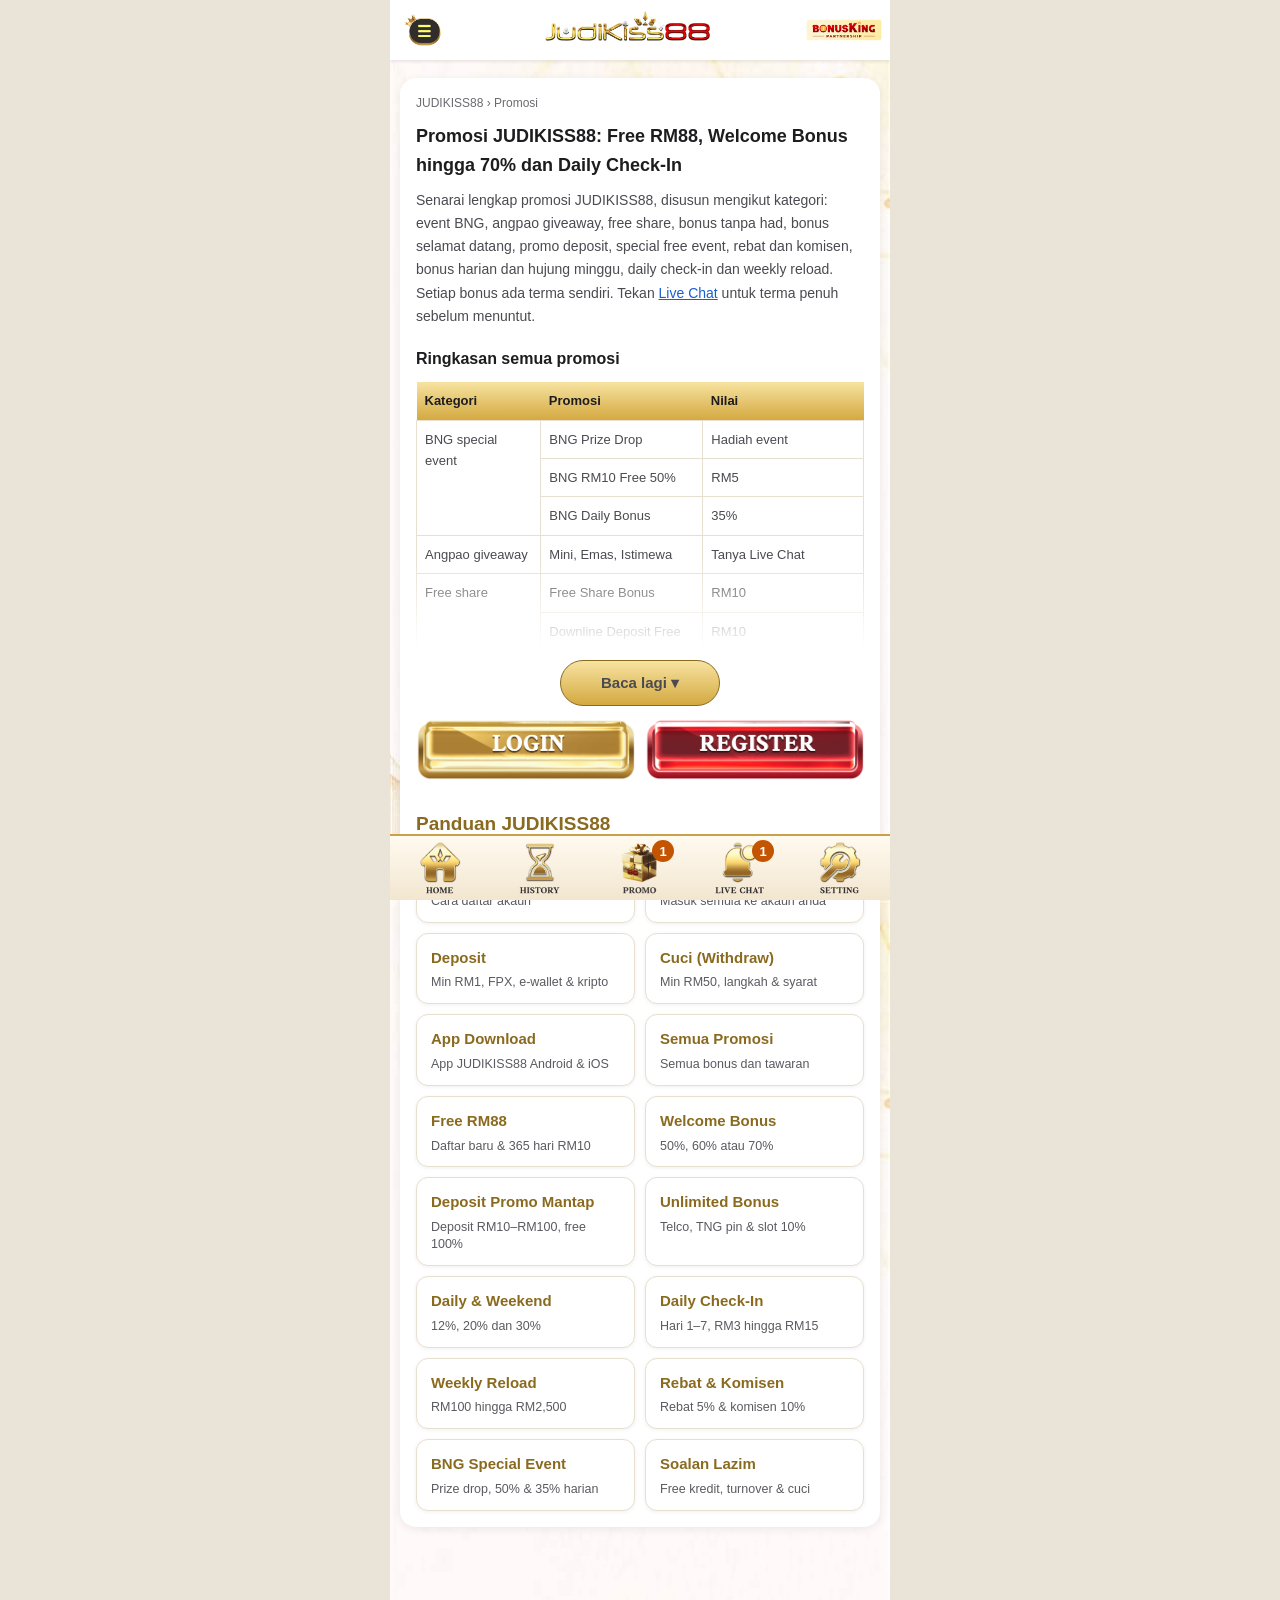
<file: promotions.html>
<!DOCTYPE html>
<html lang="ms">
<head>
  <meta charset="UTF-8">
  <meta name="viewport" content="width=device-width, initial-scale=1, viewport-fit=cover">
  <title>Promosi JUDIKISS88 – Free RM88, Welcome Bonus 70% &amp; Daily Check-In</title>
  <meta name="description" content="Semua promosi JUDIKISS88: free RM88, free credit 365 hari, welcome bonus 50% hingga 70%, deposit promo 100%, unlimited bonus, daily check-in RM51, weekly reload hingga RM2,500, rebat 5% dan komisen 10%.">
  <meta name="robots" content="index, follow">
  <link rel="canonical" href="https://www.judikiss.live/promotions">
  <meta property="og:type" content="article">
  <meta property="og:site_name" content="JUDIKISS88">
  <meta property="og:title" content="Promosi JUDIKISS88 – Free RM88, Welcome Bonus 70% &amp; Daily Check-In">
  <meta property="og:description" content="Semua promosi JUDIKISS88: free RM88, free credit 365 hari, welcome bonus 50% hingga 70%, deposit promo 100%, unlimited bonus, daily check-in RM51, weekly reload hingga RM2,500, rebat 5% dan komisen 10%.">
  <meta property="og:url" content="https://www.judikiss.live/promotions">
  <meta property="og:image" content="https://www.judikiss.live/assets/banners/banner-7.webp">
  <link rel="icon" href="assets/ui/logo.png">
  <meta name="theme-color" content="#ffffff">
  <link rel="stylesheet" href="styles.css">
</head>
<body>
  <main class="app">

    <header class="topbar">
      <a class="menu-btn" data-link="register" aria-label="Menu"><img src="assets/ui/menu.png" alt="" width="321" height="225"></a>
      <a class="logo" href="./"><img src="assets/ui/logo.png" alt="JUDIKISS88" width="661" height="150"></a>
      <a class="partner" data-link="partnership"><img src="assets/ui/partner.png" alt="BonusKing Partnership" width="240" height="71"></a>
    </header>

    <article class="card seo faq-page guide">
      <p class="crumbs"><a href="./">JUDIKISS88</a> &rsaquo; Promosi</p>
      <h1>Promosi JUDIKISS88: Free RM88, Welcome Bonus hingga 70% dan Daily Check-In</h1>
      <p>Senarai lengkap promosi JUDIKISS88, disusun mengikut kategori: event BNG, angpao giveaway, free share, bonus tanpa had, bonus selamat datang, promo deposit, special free event, rebat dan komisen, bonus harian dan hujung minggu, daily check-in dan weekly reload. Setiap bonus ada terma sendiri. Tekan <a data-link="liveChat">Live Chat</a> untuk terma penuh sebelum menuntut.</p>
      <div class="collapsible">

      <h2>Ringkasan semua promosi</h2>
      <div class="table-wrap">
      <table>
        <thead><tr><th>Kategori</th><th>Promosi</th><th>Nilai</th></tr></thead>
        <tbody>
          <tr><td rowspan="3">BNG special event</td><td>BNG Prize Drop</td><td>Hadiah event</td></tr>
          <tr><td>BNG RM10 Free 50%</td><td>RM5</td></tr>
          <tr><td>BNG Daily Bonus</td><td>35%</td></tr>
          <tr><td>Angpao giveaway</td><td>Mini, Emas, Istimewa</td><td>Tanya Live Chat</td></tr>
          <tr><td rowspan="2">Free share</td><td>Free Share Bonus</td><td>RM10</td></tr>
          <tr><td>Downline Deposit Free</td><td>RM10</td></tr>
          <tr><td rowspan="4">Bonus tanpa had</td><td>Unlimited Telco Bonus</td><td>10%</td></tr>
          <tr><td>Unlimited Touch 'n Go Pin Bonus</td><td>10%</td></tr>
          <tr><td>Unlimited Bonus</td><td>5%, 8%, 10%</td></tr>
          <tr><td>Unlimited Slot Bonus</td><td>10%</td></tr>
          <tr><td>Welcome bonus</td><td>Special Welcome Bonus</td><td>50%, 60%, 70%</td></tr>
          <tr><td>Deposit promo mantap</td><td>Deposit RM10 hingga RM100</td><td>Free 100% (RM10 hingga RM100)</td></tr>
          <tr><td rowspan="4">Special free event</td><td>New Register Free</td><td>RM88</td></tr>
          <tr><td>Free Credit 365 Hari</td><td>RM10</td></tr>
          <tr><td>Deposit Member Free</td><td>RM10</td></tr>
          <tr><td>4D Lucky Draw</td><td>Hadiah loteri</td></tr>
          <tr><td rowspan="2">Rebat &amp; komisen</td><td>Weekly Rebate</td><td>5%</td></tr>
          <tr><td>Weekly Commission</td><td>10%</td></tr>
          <tr><td rowspan="3">Harian &amp; hujung minggu</td><td>All Day Bonus</td><td>12%</td></tr>
          <tr><td>Daily Bonus</td><td>20%</td></tr>
          <tr><td>Weekend Bonus</td><td>30%</td></tr>
          <tr><td>Daily check-in</td><td>Hari 1 hingga 7</td><td>RM3 hingga RM15</td></tr>
          <tr><td>Weekly reload</td><td>Plus hingga Supreme</td><td>RM100 hingga RM2,500</td></tr>
        </tbody>
      </table>
      </div>

      <h2 id="bng">1. BNG Special Event</h2>
      <h3>BNG Prize Drop (5 Oktober – 27 Disember)</h3>
      <p>Event hadiah rawak untuk game BNG (Booongo). Main game BNG yang layak dan berpeluang menerima hadiah drop semasa event berlangsung.</p>
      <h3>BNG RM10 Free 50% dan BNG Daily Bonus 35%</h3>
      <p>Deposit RM10 untuk game BNG dan dapat RM5 percuma (50%), atau tuntut bonus harian BNG 35%.</p>

      <h2 id="angpao">2. Angpao Giveaway</h2>
      <p>Tiga jenis angpao: <b>Angpao Mini, Angpao Emas dan Angpao Istimewa</b>. Nilai angpao berubah-ubah; tekan <a data-link="liveChat">Live Chat</a> untuk jumlah semasa dan cara tuntut.</p>

      <h2 id="share">3. Free Share Bonus</h2>
      <ul>
        <li><b>Free Share Bonus RM10</b> – kongsi JUDIKISS88 dengan rakan dan dapat RM10.</li>
        <li><b>Downline Deposit Free RM10</b> – dapat RM10 apabila downline anda membuat deposit.</li>
        <li><b>Telegram Free Share</b> – sertai saluran Telegram rasmi untuk free credit tambahan.</li>
      </ul>

      <h2 id="unlimited">4. Unlimited Bonus</h2>
      <div class="table-wrap">
      <table>
        <thead><tr><th>Bonus</th><th>Nilai</th><th>Untuk</th></tr></thead>
        <tbody>
          <tr><td>Unlimited Telco Bonus</td><td>10%</td><td>Deposit telco reload</td></tr>
          <tr><td>Unlimited Touch 'n Go Pin Bonus</td><td>10%</td><td>Deposit TNG pin</td></tr>
          <tr><td>Unlimited Bonus</td><td>5%, 8% atau 10%</td><td>Setiap deposit, tanpa had</td></tr>
          <tr><td>Unlimited Slot Bonus</td><td>10%</td><td>Slot game</td></tr>
        </tbody>
      </table>
      </div>
      <p>Kadar lebih tinggi biasanya ada syarat turnover lebih tinggi. Tanya <a data-link="liveChat">Live Chat</a> untuk perbezaan syarat.</p>

      <h2 id="welcome">5. Special Welcome Bonus</h2>
      <p>Bonus selamat datang untuk ahli baharu, dengan tiga pilihan: <b>50%, 60% atau 70%</b>. Tuntut <b>sebelum</b> deposit masuk dan tanya <a data-link="liveChat">Live Chat</a> untuk syarat setiap pilihan.</p>

      <h2 id="deposit-promo">6. Deposit Promo Mantap</h2>
      <p>Deposit dan dapat jumlah yang sama secara percuma (100%):</p>
      <div class="table-wrap">
      <table>
        <thead><tr><th>Deposit</th><th>Free</th></tr></thead>
        <tbody>
          <tr><td>RM10</td><td>RM10</td></tr>
          <tr><td>RM20</td><td>RM20</td></tr>
          <tr><td>RM30</td><td>RM30</td></tr>
          <tr><td>RM50</td><td>RM50</td></tr>
          <tr><td>RM80</td><td>RM80</td></tr>
          <tr><td>RM100</td><td>RM100</td></tr>
        </tbody>
      </table>
      </div>

      <h2 id="free">7. Special Free Event</h2>
      <h3>New Register Free RM88</h3>
      <p>Ahli baharu dapat free credit RM88 selepas mendaftar. <a href="register">Lihat cara daftar</a>.</p>
      <h3>Free Credit 365 Hari RM10 dan Deposit Member Free RM10</h3>
      <p>Free credit RM10 setiap hari sepanjang tahun, serta RM10 percuma untuk ahli yang pernah deposit.</p>
      <h3>4D Lucky Draw</h3>
      <p>Cabutan bertuah 4D untuk ahli. Tanya <a data-link="liveChat">Live Chat</a> untuk hadiah dan tarikh cabutan.</p>

      <h2 id="rebate">8. Rebat dan Komisen</h2>
      <ul>
        <li><b>Weekly Rebate 5%</b> – rebat mingguan.</li>
        <li><b>10% Weekly Commission</b> – komisen mingguan 10% daripada downline anda, dituntut setiap Isnin jam 12 tengah malam.</li>
      </ul>

      <h2 id="daily">9. Daily dan Weekend Bonus</h2>
      <div class="table-wrap">
      <table>
        <thead><tr><th>Bonus</th><th>Nilai</th></tr></thead>
        <tbody>
          <tr><td>All Day Bonus</td><td>12%</td></tr>
          <tr><td>Daily Bonus</td><td>20%</td></tr>
          <tr><td>Weekend Bonus</td><td>30%</td></tr>
        </tbody>
      </table>
      </div>

      <h2 id="checkin">10. Daily Check-In Bonus</h2>
      <p>Check in setiap hari dan menang bonus serta-merta. Semakin lama berturut-turut, semakin besar ganjaran:</p>
      <div class="table-wrap">
      <table>
        <thead><tr><th>Hari</th><th>Ganjaran</th></tr></thead>
        <tbody>
          <tr><td>Hari 1</td><td>RM3</td></tr>
          <tr><td>Hari 2</td><td>RM3</td></tr>
          <tr><td>Hari 3</td><td>RM5</td></tr>
          <tr><td>Hari 4</td><td>RM5</td></tr>
          <tr><td>Hari 5</td><td>RM10</td></tr>
          <tr><td>Hari 6</td><td>RM10</td></tr>
          <tr><td>Hari 7</td><td>RM15</td></tr>
        </tbody>
      </table>
      </div>
      <p>Jumlah 7 hari: RM51. Check-in akan bermula semula selepas 1 hari tidak aktif.</p>

      <h2 id="reload">11. Weekly Reload Bonus</h2>
      <div class="table-wrap">
      <table>
        <thead><tr><th>Tahap</th><th>Bonus reload</th></tr></thead>
        <tbody>
          <tr><td>Plus Reload</td><td>RM100</td></tr>
          <tr><td>Pro Reload</td><td>RM200</td></tr>
          <tr><td>Max Reload</td><td>RM500</td></tr>
          <tr><td>Ultra Reload</td><td>RM1,000</td></tr>
          <tr><td>Supreme Reload</td><td>RM2,500</td></tr>
        </tbody>
      </table>
      </div>
      <p>Tahap reload bergantung pada jumlah deposit mingguan anda. Tanya <a data-link="liveChat">Live Chat</a> untuk syarat setiap tahap.</p>

      <h2>Cara tuntut promosi JUDIKISS88</h2>
      <ol>
        <li><a data-link="register">Daftar</a> atau <a data-link="login">login</a> ke akaun anda.</li>
        <li>Pilih promosi yang anda mahu.</li>
        <li>Tekan <a data-link="liveChat">Live Chat</a> untuk tuntut bonus dan sahkan terma, <b>sebelum</b> membuat deposit.</li>
        <li>Buat deposit dari RM1 melalui <a href="deposit">kaedah pembayaran pilihan anda</a> dan mula bermain.</li>
        <li>Selesaikan syarat bonus, kemudian <a href="cuci">cuci (withdraw)</a> dari RM50.</li>
      </ol>
      <p>Selesaikan satu promosi dahulu sebelum menuntut yang lain. Terma promosi boleh berubah. 18+ sahaja.</p>
      </div>

      <div class="auth-row">
        <a class="img-btn" data-link="login"><img src="assets/ui/btn-login.png" alt="Login" width="1000" height="270"></a>
        <a class="img-btn" data-link="register"><img src="assets/ui/btn-register.png" alt="Register" width="1000" height="270"></a>
      </div>

      <section class="guide-grid-wrap" aria-label="Panduan JUDIKISS88">
        <h2 class="guide-grid-title">Panduan JUDIKISS88</h2>
        <div class="guide-grid">
          <a href="register"><b>Register</b><span>Cara daftar akaun</span></a>
          <a href="register#login"><b>Login</b><span>Masuk semula ke akaun anda</span></a>
          <a href="deposit"><b>Deposit</b><span>Min RM1, FPX, e-wallet &amp; kripto</span></a>
          <a href="cuci"><b>Cuci (Withdraw)</b><span>Min RM50, langkah &amp; syarat</span></a>
          <a href="app-download"><b>App Download</b><span>App JUDIKISS88 Android &amp; iOS</span></a>
          <a href="promotions"><b>Semua Promosi</b><span>Semua bonus dan tawaran</span></a>
          <a href="promotions#free"><b>Free RM88</b><span>Daftar baru &amp; 365 hari RM10</span></a>
          <a href="promotions#welcome"><b>Welcome Bonus</b><span>50%, 60% atau 70%</span></a>
          <a href="promotions#deposit-promo"><b>Deposit Promo Mantap</b><span>Deposit RM10–RM100, free 100%</span></a>
          <a href="promotions#unlimited"><b>Unlimited Bonus</b><span>Telco, TNG pin &amp; slot 10%</span></a>
          <a href="promotions#daily"><b>Daily &amp; Weekend</b><span>12%, 20% dan 30%</span></a>
          <a href="promotions#checkin"><b>Daily Check-In</b><span>Hari 1–7, RM3 hingga RM15</span></a>
          <a href="promotions#reload"><b>Weekly Reload</b><span>RM100 hingga RM2,500</span></a>
          <a href="promotions#rebate"><b>Rebat &amp; Komisen</b><span>Rebat 5% &amp; komisen 10%</span></a>
          <a href="promotions#bng"><b>BNG Special Event</b><span>Prize drop, 50% &amp; 35% harian</span></a>
          <a href="faq"><b>Soalan Lazim</b><span>Free kredit, turnover &amp; cuci</span></a>
        </div>
      </section>
    </article>
  </main>

  <nav class="bottom-nav">
    <a href="./"><img src="assets/nav/nav1.png" alt="Home" width="160" height="160"></a>
    <a data-link="history"><img src="assets/nav/nav2.png" alt="History" width="160" height="160"></a>
    <a data-link="promo"><img src="assets/nav/nav3.png" alt="Promo" width="160" height="160"><b class="badge">1</b></a>
    <a data-link="liveChat"><img src="assets/nav/nav4.png" alt="Live chat" width="160" height="160"><b class="badge">1</b></a>
    <a data-link="settings"><img src="assets/nav/nav5.png" alt="Setting" width="160" height="160"></a>
  </nav>

  <script src="config.js"></script>
  <script src="guide.js"></script>
  <script src="collapse.js"></script>
</body>
</html>
</file>
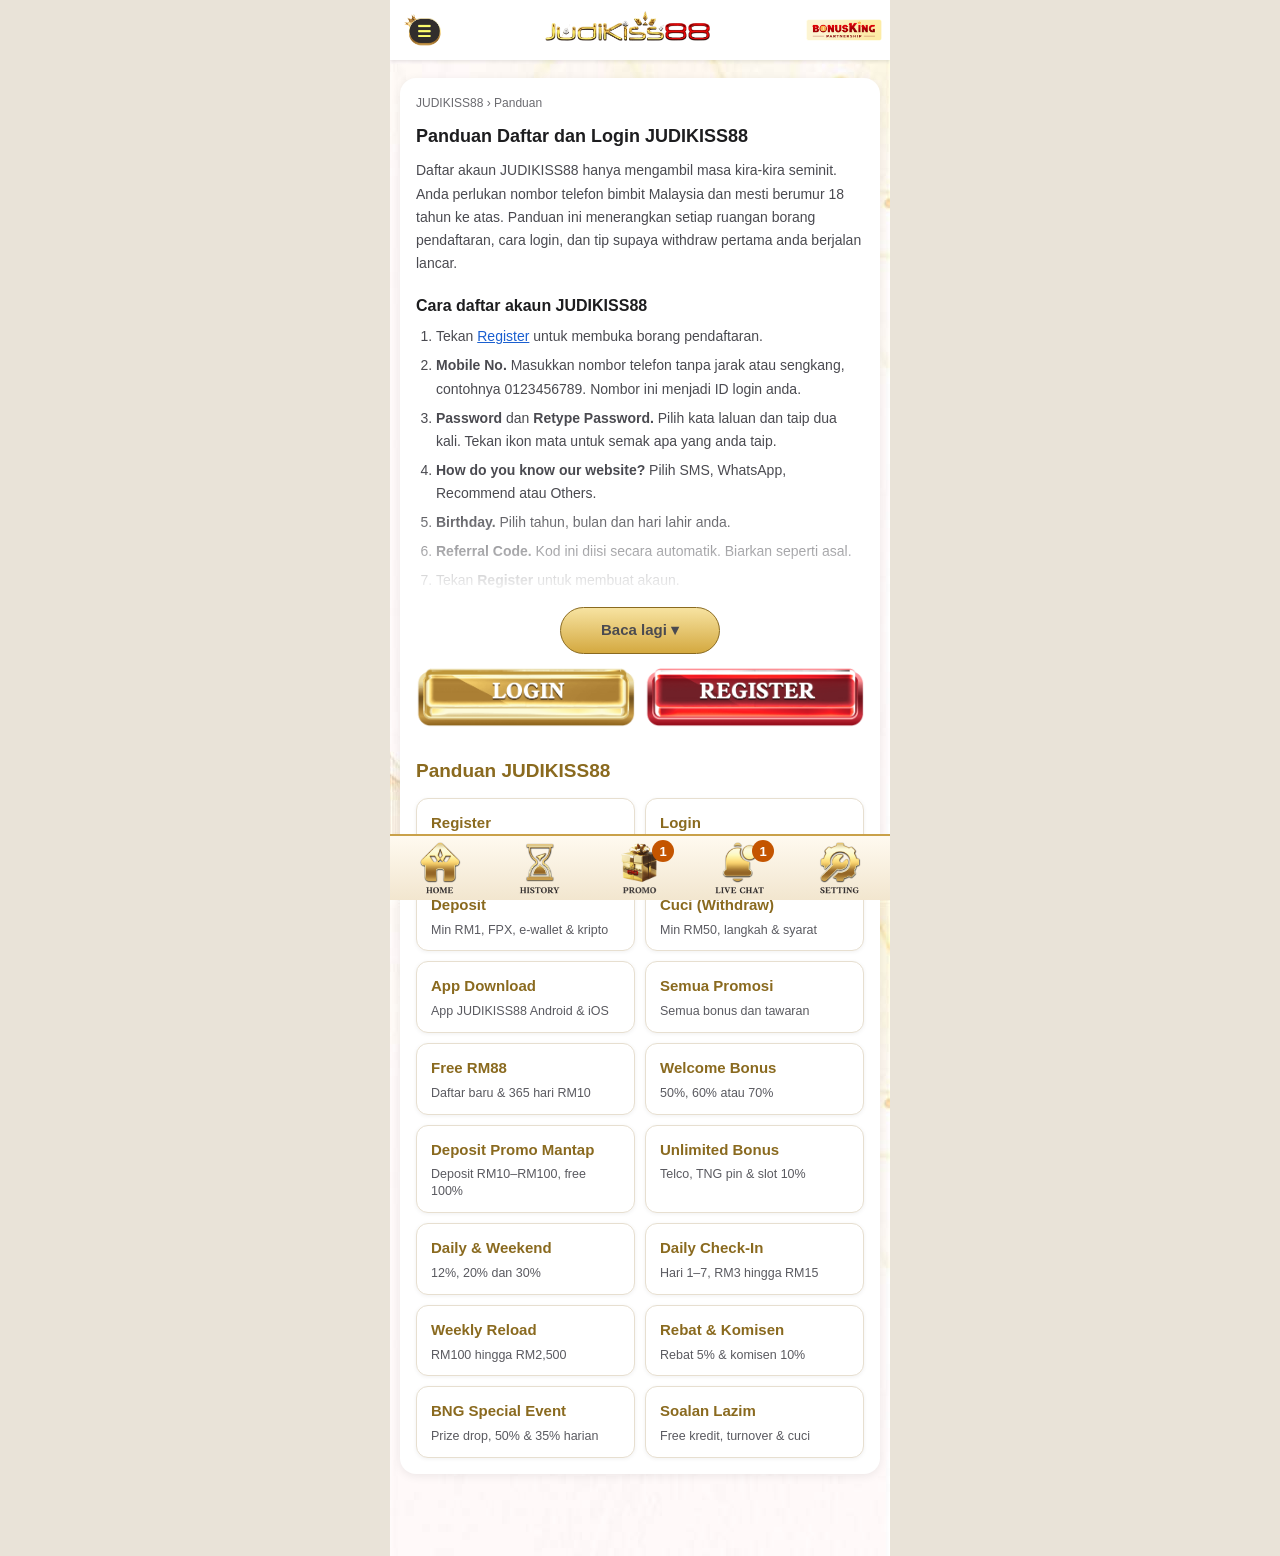
<file: register.html>
<!DOCTYPE html>
<html lang="ms">
<head>
  <meta charset="UTF-8">
  <meta name="viewport" content="width=device-width, initial-scale=1, viewport-fit=cover">
  <title>Daftar &amp; Login JUDIKISS88 – Panduan Buka Akaun</title>
  <meta name="description" content="Cara daftar akaun JUDIKISS88 langkah demi langkah, cara login JUDIKISS88 dan tip supaya withdraw pertama berjalan lancar.">
  <meta name="robots" content="index, follow">
  <link rel="canonical" href="https://www.judikiss.live/register">
  <meta property="og:type" content="article">
  <meta property="og:site_name" content="JUDIKISS88">
  <meta property="og:title" content="Daftar &amp; Login JUDIKISS88 – Panduan Buka Akaun">
  <meta property="og:description" content="Cara daftar akaun JUDIKISS88 langkah demi langkah, cara login JUDIKISS88 dan tip supaya withdraw pertama berjalan lancar.">
  <meta property="og:url" content="https://www.judikiss.live/register">
  <meta property="og:image" content="https://www.judikiss.live/assets/banners/banner-7.webp">
  <link rel="icon" href="assets/ui/logo.png">
  <meta name="theme-color" content="#ffffff">
  <link rel="stylesheet" href="styles.css">
</head>
<body>
  <main class="app">

    <header class="topbar">
      <a class="menu-btn" data-link="register" aria-label="Menu"><img src="assets/ui/menu.png" alt="" width="321" height="225"></a>
      <a class="logo" href="./"><img src="assets/ui/logo.png" alt="JUDIKISS88" width="661" height="150"></a>
      <a class="partner" data-link="partnership"><img src="assets/ui/partner.png" alt="BonusKing Partnership" width="240" height="71"></a>
    </header>

    <article class="card seo faq-page guide">
      <p class="crumbs"><a href="./">JUDIKISS88</a> &rsaquo; Panduan</p>
      <h1>Panduan Daftar dan Login JUDIKISS88</h1>
      <p>Daftar akaun JUDIKISS88 hanya mengambil masa kira-kira seminit. Anda perlukan nombor telefon bimbit Malaysia dan mesti berumur 18 tahun ke atas. Panduan ini menerangkan setiap ruangan borang pendaftaran, cara login, dan tip supaya withdraw pertama anda berjalan lancar.</p>
      <div class="collapsible">

      <h2>Cara daftar akaun JUDIKISS88</h2>
      <ol>
        <li>Tekan <a data-link="register">Register</a> untuk membuka borang pendaftaran.</li>
        <li><b>Mobile No.</b> Masukkan nombor telefon tanpa jarak atau sengkang, contohnya 0123456789. Nombor ini menjadi ID login anda.</li>
        <li><b>Password</b> dan <b>Retype Password.</b> Pilih kata laluan dan taip dua kali. Tekan ikon mata untuk semak apa yang anda taip.</li>
        <li><b>How do you know our website?</b> Pilih SMS, WhatsApp, Recommend atau Others.</li>
        <li><b>Birthday.</b> Pilih tahun, bulan dan hari lahir anda.</li>
        <li><b>Referral Code.</b> Kod ini diisi secara automatik. Biarkan seperti asal.</li>
        <li>Tekan <b>Register</b> untuk membuat akaun.</li>
      </ol>

      <h2 id="login">Cara login JUDIKISS88</h2>
      <ol>
        <li>Tekan <a data-link="login">Login</a> di halaman utama.</li>
        <li>Masukkan nombor telefon dan kata laluan yang anda daftarkan.</li>
        <li>Selepas login, anda boleh deposit, withdraw, check in harian dan membuka mana-mana permainan dengan akaun yang sama.</li>
      </ol>

      <h2>Tip pendaftaran JUDIKISS88</h2>
      <ul>
        <li><b>Gunakan nama sebenar.</b> Nama profil mesti sepadan dengan nama akaun bank anda. Nama yang tidak sepadan ialah sebab paling biasa withdraw ditahan untuk semakan.</li>
        <li>Gunakan nombor telefon milik anda sendiri.</li>
        <li>Satu akaun untuk seorang sahaja. Akaun berganda boleh ditutup dan bonusnya dibatalkan.</li>
        <li>Jangan kongsi kata laluan dengan sesiapa. Khidmat pelanggan tidak akan meminta kata laluan penuh atau kod OTP anda.</li>
        <li>Lupa kata laluan? Hubungi <a data-link="liveChat">Live Chat</a>, yang dibuka 24 jam.</li>
      </ul>

      <h2>Selepas anda daftar</h2>
      <p>Check in setiap hari untuk mengumpul mata, kemudian buat deposit pertama dari RM1. Lihat <a href="deposit">panduan deposit JUDIKISS88</a> untuk semua kaedah pembayaran, atau <a href="faq">soalan lazim</a> tentang free kredit dan turnover.</p>
      </div>

      <div class="auth-row">
        <a class="img-btn" data-link="login"><img src="assets/ui/btn-login.png" alt="Login" width="1000" height="270"></a>
        <a class="img-btn" data-link="register"><img src="assets/ui/btn-register.png" alt="Register" width="1000" height="270"></a>
      </div>

      <section class="guide-grid-wrap" aria-label="Panduan JUDIKISS88">
        <h2 class="guide-grid-title">Panduan JUDIKISS88</h2>
        <div class="guide-grid">
          <a href="register"><b>Register</b><span>Cara daftar akaun</span></a>
          <a href="register#login"><b>Login</b><span>Masuk semula ke akaun anda</span></a>
          <a href="deposit"><b>Deposit</b><span>Min RM1, FPX, e-wallet &amp; kripto</span></a>
          <a href="cuci"><b>Cuci (Withdraw)</b><span>Min RM50, langkah &amp; syarat</span></a>
          <a href="app-download"><b>App Download</b><span>App JUDIKISS88 Android &amp; iOS</span></a>
          <a href="promotions"><b>Semua Promosi</b><span>Semua bonus dan tawaran</span></a>
          <a href="promotions#free"><b>Free RM88</b><span>Daftar baru &amp; 365 hari RM10</span></a>
          <a href="promotions#welcome"><b>Welcome Bonus</b><span>50%, 60% atau 70%</span></a>
          <a href="promotions#deposit-promo"><b>Deposit Promo Mantap</b><span>Deposit RM10–RM100, free 100%</span></a>
          <a href="promotions#unlimited"><b>Unlimited Bonus</b><span>Telco, TNG pin &amp; slot 10%</span></a>
          <a href="promotions#daily"><b>Daily &amp; Weekend</b><span>12%, 20% dan 30%</span></a>
          <a href="promotions#checkin"><b>Daily Check-In</b><span>Hari 1–7, RM3 hingga RM15</span></a>
          <a href="promotions#reload"><b>Weekly Reload</b><span>RM100 hingga RM2,500</span></a>
          <a href="promotions#rebate"><b>Rebat &amp; Komisen</b><span>Rebat 5% &amp; komisen 10%</span></a>
          <a href="promotions#bng"><b>BNG Special Event</b><span>Prize drop, 50% &amp; 35% harian</span></a>
          <a href="faq"><b>Soalan Lazim</b><span>Free kredit, turnover &amp; cuci</span></a>
        </div>
      </section>
    </article>
  </main>

  <nav class="bottom-nav">
    <a href="./"><img src="assets/nav/nav1.png" alt="Home" width="160" height="160"></a>
    <a data-link="history"><img src="assets/nav/nav2.png" alt="History" width="160" height="160"></a>
    <a data-link="promo"><img src="assets/nav/nav3.png" alt="Promo" width="160" height="160"><b class="badge">1</b></a>
    <a data-link="liveChat"><img src="assets/nav/nav4.png" alt="Live chat" width="160" height="160"><b class="badge">1</b></a>
    <a data-link="settings"><img src="assets/nav/nav5.png" alt="Setting" width="160" height="160"></a>
  </nav>

  <script src="config.js"></script>
  <script src="guide.js"></script>
  <script src="collapse.js"></script>
</body>
</html>
</file>
<file: styles.css>
:root {
  --cream: #faf6f0;
  --gold: #c9a14a;
  --gold-dark: #8a6a1f;
  --red: #b8132a;
  --text: #1d1d1f;
  --muted: #6b6b70;
  --card: #ffffff;
  --line: #e7dfd0;
  --app-width: 500px;
  --nav-height: 66px;
}

* { box-sizing: border-box; margin: 0; padding: 0; }

html { scroll-behavior: smooth; }

body {
  font-family: "Segoe UI", Arial, Helvetica, sans-serif;
  background: #e9e3d8;
  color: var(--text);
  -webkit-tap-highlight-color: transparent;
}

a { color: inherit; text-decoration: none; }
button { font: inherit; color: inherit; cursor: pointer; border: 0; background: none; }
img { display: block; max-width: 100%; height: auto; }
ul { list-style: none; }
.sr-only { position: absolute; width: 1px; height: 1px; overflow: hidden; clip: rect(0 0 0 0); white-space: nowrap; }

.app {
  display: block;
  max-width: var(--app-width);
  margin: 0 auto;
  min-height: 100vh;
  background: var(--cream) url("assets/ui/body.jpg") center top / 100% auto repeat-y;
  padding-bottom: calc(var(--nav-height) + 16px + env(safe-area-inset-bottom));
  overflow-x: hidden;
}

/* ---------- Top bar ---------- */
.topbar {
  position: sticky;
  top: 0;
  z-index: 30;
  display: grid;
  grid-template-columns: 56px 1fr 80px;
  align-items: center;
  gap: 6px;
  padding: 6px 8px;
  min-height: 60px;
  background: #fff;
  box-shadow: 0 1px 4px rgba(0, 0, 0, .12);
}
.menu-btn img { width: 46px; height: auto; }
.logo { justify-self: center; }
.logo img { height: 40px; width: auto; }
.partner img { width: 76px; height: auto; margin-left: auto; }

/* ---------- Marquee ---------- */
.marquee { background: linear-gradient(180deg, #f7dc8a, #d9ae4a); border-bottom: 2px solid var(--gold-dark); overflow: hidden; white-space: nowrap; font-size: 14px; font-weight: 600; padding: 4px 0; }
.marquee span { display: inline-block; padding-left: 40%; animation: marquee 40s linear infinite; }
@keyframes marquee { to { transform: translateX(-100%); } }

/* ---------- Carousel ---------- */
.carousel { position: relative; }
.carousel-track { display: flex; overflow-x: auto; scroll-snap-type: x mandatory; scrollbar-width: none; }
.carousel-track::-webkit-scrollbar { display: none; }
.slide { flex: 0 0 100%; min-width: 0; scroll-snap-align: start; aspect-ratio: 7 / 3; overflow: hidden; }
.slide img { width: 100%; height: 100%; max-width: none; object-fit: cover; }
.carousel-dots { position: absolute; bottom: 0; left: 0; right: 0; display: flex; justify-content: center; }
/* Small dot, but a 24px tap area around it. */
.carousel-dots button { width: 24px; height: 24px; padding: 8.5px; border-radius: 50%; background-color: rgba(255, 255, 255, .7); background-clip: content-box; }
.carousel-dots button.active { background-color: var(--red); }

/* ---------- Buttons ---------- */
.img-btn { display: block; padding: 0; cursor: pointer; transition: transform .1s, filter .15s; }
.img-btn img { width: 100%; height: auto; }
.img-btn:hover { filter: brightness(1.06); }
.img-btn:active { transform: scale(.97); }
.auth-row { display: grid; grid-template-columns: 1fr 1fr; gap: 10px; padding: 12px 10px 4px; }

/* ---------- Hot games ---------- */
.block { margin-top: 10px; }
.hscroll { display: flex; gap: 10px; overflow-x: auto; padding: 0 10px 8px; scroll-snap-type: x proximity; scrollbar-width: none; }
.hscroll::-webkit-scrollbar { display: none; }
.hot { flex: 0 0 31%; scroll-snap-align: start; text-align: center; }
.hot-name { display: block; margin-top: 4px; font-size: 13px; font-weight: 700; white-space: nowrap; overflow: hidden; text-overflow: ellipsis; }
.play { display: block; margin: 6px auto 0; width: 88%; padding: 5px 0; border-radius: 16px; background: linear-gradient(180deg, #f7e3a1, #d4a940); border: 1px solid var(--gold-dark); font-size: 14px; font-weight: 800; }

/* ---------- Providers ---------- */
.providers { display: flex; gap: 8px; padding: 14px 8px 0; }
.cat-list { flex: 0 0 72px; display: grid; align-content: start; gap: 6px; }
.cat img { width: 100%; border-radius: 10px; box-shadow: 0 1px 3px rgba(0, 0, 0, .15); }
.cat.on img { outline: 2px solid var(--gold); }
.prov-grid { flex: 1; min-width: 0; display: grid; grid-template-columns: repeat(4, 1fr); gap: 6px; align-content: start; }
.prov { display: block; }
.prov img { width: 100%; aspect-ratio: 1; object-fit: contain; }
.hot, .cat, .prov { transition: transform .1s, filter .15s; }
.prov:hover, .hot:hover { filter: brightness(1.05); }
.prov:active, .hot:active { transform: scale(.97); }

/* ---------- Cards ---------- */
.card { margin: 18px 10px 0; padding: 16px; background: var(--card); border-radius: 16px; box-shadow: 0 2px 10px rgba(0, 0, 0, .08); }
.card h2 { font-size: 20px; margin-bottom: 4px; }
.card h3 { font-size: 15px; font-weight: 600; margin: 16px 0 6px; text-transform: uppercase; letter-spacing: .3px; }
.muted { color: var(--muted); font-size: 14px; }

/* ---------- Daily check-in ---------- */
.checkin-box { margin-top: 14px; padding: 14px 10px; border-radius: 12px; background: linear-gradient(180deg, #f7e5ad, #e7c36b); }
.checkin-head { display: flex; align-items: center; justify-content: space-between; gap: 8px; font-size: 15px; }
.checkin-btn { padding: 6px 14px; border-radius: 16px; background: #3b3530; color: #f7e3a1; font-weight: 700; white-space: nowrap; }
.crowns { display: grid; grid-template-columns: repeat(7, 1fr); gap: 4px; margin-top: 12px; }
.crown { text-align: center; font-size: 12px; }
.crown img { width: 100%; }

/* ---------- Referral and promos ---------- */
.referral { position: relative; margin: 18px 10px 0; }
.referral > img { width: 100%; border-radius: 14px; }
/* The artwork leaves its lower part empty for the four buttons. */
.ref-actions { position: absolute; left: 4%; right: 4%; top: 78%; display: grid; grid-template-columns: 1fr 1fr; gap: 6px; }
.promo { display: block; margin: 12px 10px 0; }
.promo img { width: 100%; border-radius: 10px; }

/* ---------- Trust card ---------- */
.trust .bk { width: 150px; margin-bottom: 8px; }
.trust p { font-size: 14px; line-height: 1.55; }
.icons { display: flex; flex-wrap: wrap; align-items: center; gap: 8px; margin-top: 8px; }
.icons img { height: 30px; width: auto; }

/* ---------- Keyword text ---------- */
.seo { font-size: 14px; line-height: 1.65; color: #4a4a50; }
.seo h1 { font-size: 18px; color: var(--text); margin-bottom: 8px; }
.seo h2 { font-size: 16px; color: var(--text); margin: 18px 0 6px; text-transform: none; }
.seo h3 { font-size: 15px; color: var(--text); text-transform: none; letter-spacing: 0; }
.seo a { color: #1a5fd0; text-decoration: underline; }
/* FAQ page: each question is a tappable card. */
.faq-page .crumbs { font-size: 12px; color: var(--muted); margin-bottom: 8px; }
.faq-page .crumbs a { color: var(--muted); text-decoration: none; }
.faq-list { display: grid; gap: 10px; margin: 14px 0; }
.faq-list details { border: 1px solid var(--line); border-radius: 12px; background: #fff; }
.faq-list summary { padding: 14px 16px; font-weight: 700; color: var(--text); cursor: pointer; list-style: none; }
.faq-list summary::-webkit-details-marker { display: none; }
.faq-list summary::after { content: "+"; float: right; color: var(--gold-dark); }
.faq-list details[open] summary::after { content: "−"; }
.faq-list details p { padding: 0 16px 14px; }
.faq-page .auth-row { padding: 14px 0 6px; }
.guide ol, .guide ul, .faq-page ul { padding-left: 20px; }
.guide ul, .faq-page ul { list-style: disc; }
.guide li, .faq-page li { margin-bottom: 6px; }

/* Long sections fold to a preview; collapse.js adds the toggle button. */
.collapsible { position: relative; max-height: 320px; overflow: hidden; }
.collapsible:not(.open)::after { content: ""; position: absolute; left: 0; right: 0; bottom: 0; height: 90px; background: linear-gradient(rgba(255, 255, 255, 0), #fff); pointer-events: none; }
.collapsible.open { max-height: none; }
.toggle-btn { display: block; margin: 12px auto 0; padding: 10px 40px; border-radius: 24px; background: linear-gradient(180deg, #f7e3a1, #d4a940); border: 1px solid var(--gold-dark); font-size: 15px; font-weight: 800; }

/* ---------- Contact footer ---------- */
.contact { font-size: 14px; }
.quick { display: grid; gap: 6px; padding-left: 18px; list-style: disc; }
.quick a { color: #1a5fd0; text-decoration: underline; }
.info { display: grid; gap: 8px; color: #4a4a50; line-height: 1.5; }
.info a { color: #1a5fd0; text-decoration: underline; }
.map { display: block; width: 100%; height: 220px; margin-top: 14px; border: 0; border-radius: 12px; }
.map-btn { display: grid; place-items: center; background: #f3ead8 url("assets/ui/body.jpg") center / cover; color: var(--text); font-size: 15px; font-weight: 700; cursor: pointer; }
.map-link { display: inline-block; margin-top: 8px; color: #1a5fd0; text-decoration: underline; font-size: 14px; }
.copyright { margin-top: 18px; padding-top: 14px; border-top: 1px solid var(--line); text-align: center; color: var(--muted); }
.footer-note { margin-top: 6px; text-align: center; font-size: 12px; color: var(--muted); }

/* ---------- Change Luck float ---------- */
.change-luck { position: fixed; right: max(0px, calc(50% - var(--app-width) / 2)); top: 165px; z-index: 25; width: min(100px, 22vw); }
.change-luck[hidden] { display: none; }
.change-luck img { width: 100%; }
.change-luck .close { position: absolute; top: 0; right: 4px; width: 22px; height: 22px; border-radius: 50%; background: rgba(0, 0, 0, .55); color: #fff; font-size: 14px; line-height: 1; }

/* ---------- Bottom nav ---------- */
.bottom-nav {
  position: fixed;
  left: 50%;
  bottom: 0;
  transform: translateX(-50%);
  z-index: 40;
  width: 100%;
  max-width: var(--app-width);
  height: calc(var(--nav-height) + env(safe-area-inset-bottom));
  padding-bottom: env(safe-area-inset-bottom);
  display: grid;
  grid-template-columns: repeat(5, 1fr);
  background: linear-gradient(180deg, #fffaf0, #f2e6cf);
  border-top: 2px solid var(--gold);
}
.bottom-nav a { position: relative; display: grid; place-items: center; height: var(--nav-height); transition: transform .1s; }
.bottom-nav img { height: calc(var(--nav-height) - 6px); width: auto; }
.bottom-nav a:active { transform: scale(.95); }
.badge { position: absolute; top: 4px; right: 16%; min-width: 22px; height: 22px; border-radius: 50%; background: #c45500; color: #fff; font-size: 13px; display: grid; place-items: center; }

/* ---------- Toast ---------- */
.toast { position: fixed; left: 50%; bottom: calc(var(--nav-height) + 24px); transform: translateX(-50%); z-index: 50; background: rgba(0, 0, 0, .85); color: #fff; padding: 10px 18px; border-radius: 20px; font-size: 14px; opacity: 0; pointer-events: none; transition: opacity .2s; }
.toast.show { opacity: 1; }

@media (prefers-reduced-motion: reduce) {
  .marquee span { animation: none; padding-left: 12px; }
}

/* ---------- Promotions tables ---------- */
.table-wrap { overflow-x: auto; margin: 10px 0; }
.seo table { width: 100%; border-collapse: collapse; font-size: 13px; }
.seo th { background: linear-gradient(180deg, #f7e3a1, #d4a940); color: var(--text); text-align: left; padding: 8px; }
.seo td { padding: 8px; border: 1px solid var(--line); vertical-align: top; }

/* ---------- Guide card grid ---------- */
.guide-grid-wrap { margin-top: 22px; }
.home-grid { margin: 22px 10px 0; }
.guide-grid-title, .seo .guide-grid-title { margin: 0 0 12px; font-size: 19px; font-weight: 800; color: var(--gold-dark); }
.guide-grid { display: grid; grid-template-columns: repeat(2, minmax(0, 1fr)); gap: 10px; }
.guide-grid a, .seo .guide-grid a { display: block; padding: 12px 14px; border: 1px solid var(--line); border-radius: 12px; background: #fff; color: var(--text); text-decoration: none; box-shadow: 0 1px 4px rgba(0, 0, 0, .06); transition: border-color .15s, background .15s; }
.guide-grid a:hover { border-color: var(--gold); background: #fffaf0; }
.guide-grid b { display: block; font-size: 15px; color: var(--gold-dark); }
.guide-grid span { display: block; margin-top: 4px; font-size: 12.5px; line-height: 1.35; color: #5a5a60; }
</file>
